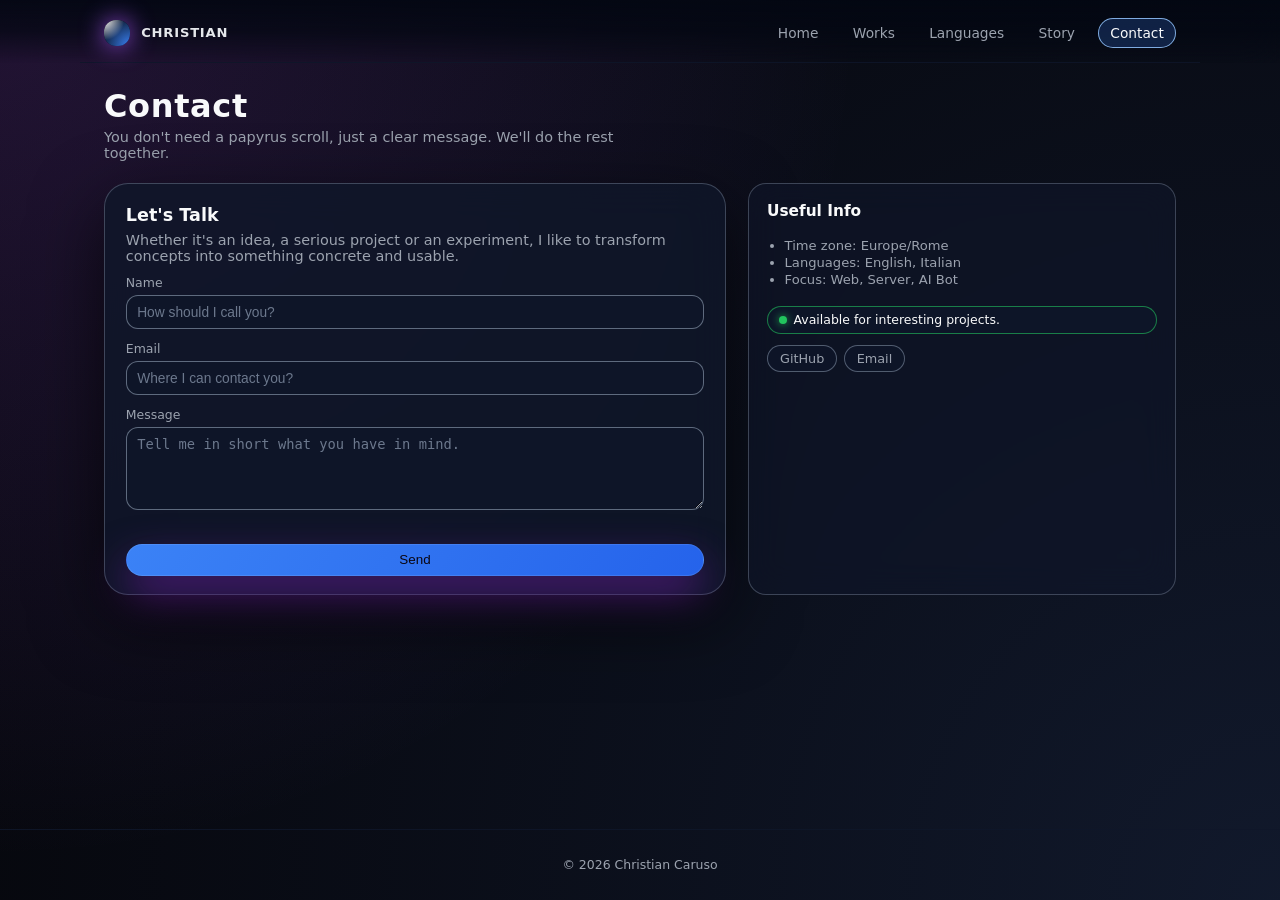
<file: contact.html>
<!DOCTYPE html>
<html lang="it">
<head>
    <!-- Google tag (gtag.js) -->
  <script async src="https://www.googletagmanager.com/gtag/js?id=G-LF4QFMS767"></script>
  <script>
    window.dataLayer = window.dataLayer || [];
    function gtag(){dataLayer.push(arguments);}
    gtag('js', new Date());
  
    gtag('config', 'G-LF4QFMS767');
  </script>
  <meta charset="UTF-8" />
  <title>Christian - Contact</title>
  <meta name="viewport" content="width=device-width, initial-scale=1" />
  <link rel="stylesheet" href="styles.css" />
  <script src="script.js" defer></script>
</head>
<body>
  <div class="app-shell">
    <header class="nav-shell">
      <nav class="nav">
        <div class="nav-left">
          <a href="index.html" class="logo">
            <span class="logo-mark"></span>
            <span class="logo-text">Christian</span>
          </a>
        </div>
        <button class="nav-toggle" aria-label="Toggle menu">
          <span></span><span></span>
        </button>
        <div class="nav-links">
          <a href="index.html" class="nav-link">Home</a>
          <a href="works.html" class="nav-link">Works</a>
          <a href="language.html" class="nav-link">Languages</a>
          <a href="story.html" class="nav-link">Story</a>
          <a href="contact.html" class="nav-link nav-cta active">Contact</a>
        </div>
      </nav>
    </header>

    <main class="page">
      <section class="section fade-up">
        <div class="section-header">
          <h1 class="section-title big">Contact</h1>
          <p class="section-subtitle">
            You don't need a papyrus scroll, just a clear message. We'll do the rest together.
          </p>
        </div>

        <div class="contact-layout">
          <section class="contact-card glass">
            <h2>Let's Talk</h2>
            <p>
              Whether it's an idea, a serious project or an experiment,
              I like to transform concepts into something concrete and usable.
            </p>

            <form class="contact-form" id="contact-form" action="https://formspree.io/f/xlgpbbke" method="POST">
              <div class="form-row">
                <label for="name">Name</label>
                <input id="name" name="name" type="text" placeholder="How should I call you?" required />
              </div>

              <div class="form-row">
                <label for="email">Email</label>
                <input id="email" name="email" type="email" placeholder="Where I can contact you?" required />
              </div>

              <div class="form-row">
                <label for="message">Message</label>
                <textarea id="message" name="message" rows="4" placeholder="Tell me in short what you have in mind." required ></textarea>
              </div>

              <p id="contact-status" class="form-status"></p>

              <button type="submit" class="btn primary-btn full-width">
                Send
              </button>
            </form>
          </section>

          <aside class="contact-side glass-soft">
            <h3>Useful Info</h3>
            <ul class="mini-list">
              <li>Time zone: Europe/Rome</li>
              <li>Languages: English, Italian</li>
              <li>Focus: Web, Server, AI Bot</li>
            </ul>

            <div class="status-pill">
              <span class="status-dot"></span>
              <span class="status-text">Available for interesting projects.</span>
            </div>

            <div class="contact-links">
              <a href="https://github.com/caruvip" class="contact-link">GitHub</a>
              <a href="mailto:christian.caruso.07@protonmail.com" class="contact-link">Email</a>
            </div>
          </aside>
        </div>
      </section>
    </main>

    <footer class="footer">
      <p>© <span id="year"></span> Christian Caruso </p>
    </footer>
  </div>
</body>
</html>
</file>
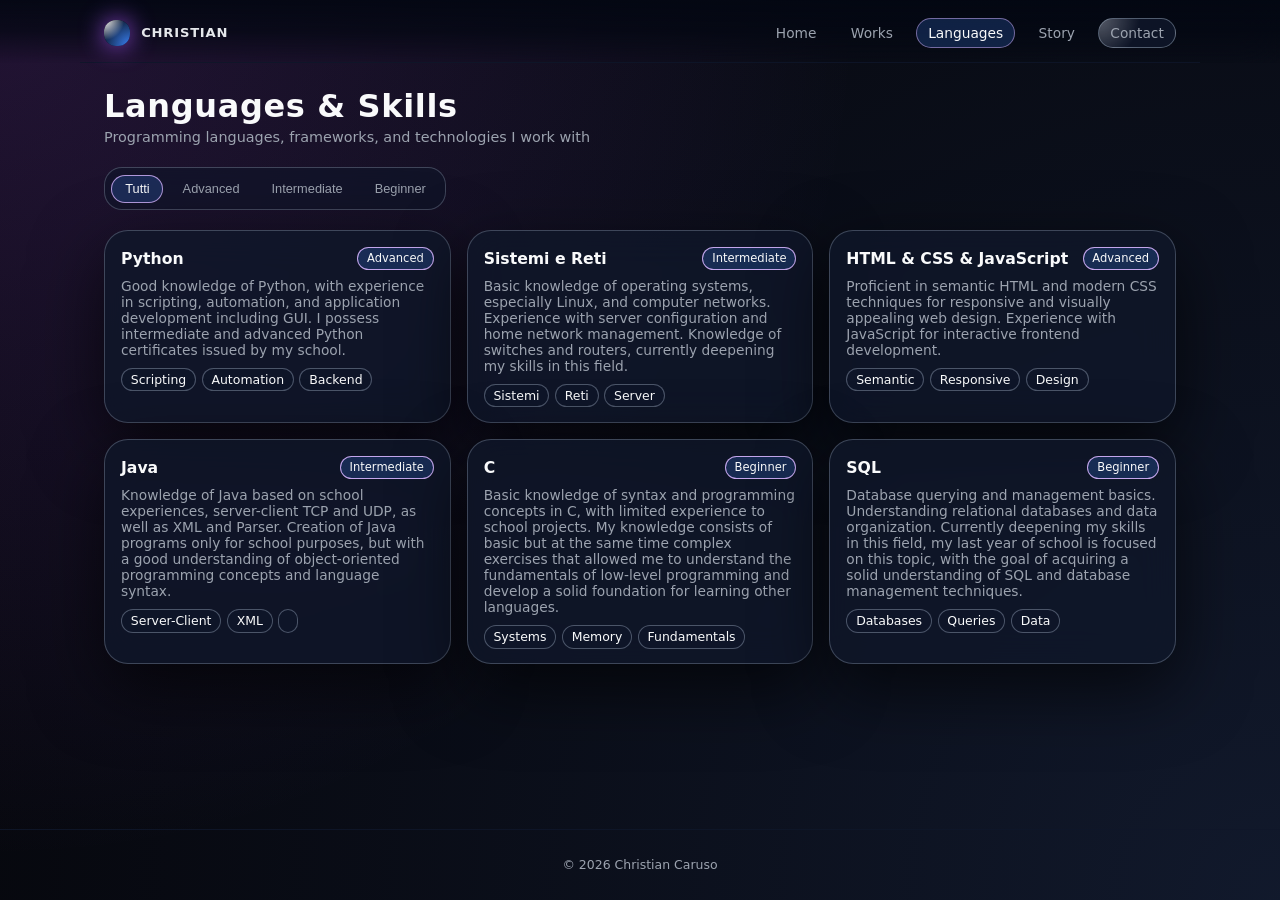
<file: language.html>
<!DOCTYPE html>
<html lang="it">
<head>
  <!-- Google tag (gtag.js) -->
  <script async src="https://www.googletagmanager.com/gtag/js?id=G-LF4QFMS767"></script>
  <script>
  window.dataLayer = window.dataLayer || [];
  function gtag(){dataLayer.push(arguments);}
  gtag('js', new Date());
  
  gtag('config', 'G-LF4QFMS767');
  </script>
  <meta charset="UTF-8" />
  <title>Christian - Languages</title>
  <meta name="viewport" content="width=device-width, initial-scale=1" />
  <link rel="stylesheet" href="styles.css" />
  <script src="script.js" defer></script>
</head>
<body>
  <div class="app-shell">
  <header class="nav-shell">
    <nav class="nav">
    <div class="nav-left">
      <a href="index.html" class="logo">
      <span class="logo-mark"></span>
      <span class="logo-text">Christian</span>
      </a>
    </div>
    <button class="nav-toggle" aria-label="Toggle menu">
      <span></span><span></span>
    </button>
    <div class="nav-links">
      <a href="index.html" class="nav-link">Home</a>
      <a href="works.html" class="nav-link">Works</a>
      <a href="language.html" class="nav-link active">Languages</a>
      <a href="story.html" class="nav-link">Story</a>
      <a href="contact.html" class="nav-link nav-cta">Contact</a>
    </div>
    </nav>
  </header>

  <main class="page">
    <section class="section fade-up">
    <div class="section-header">
      <h1 class="section-title big">Languages & Skills</h1>
      <p class="section-subtitle">
      Programming languages, frameworks, and technologies I work with
      </p>
    </div>

    <!-- FILTERS -->
    <div class="filter-row glass-soft">
      <button class="filter-chip active" data-filter="all">Tutti</button>
      <button class="filter-chip" data-filter="advanced">Advanced</button>
      <button class="filter-chip" data-filter="intermediate">Intermediate</button>
      <button class="filter-chip" data-filter="beginner">Beginner</button>
    </div>

    <!-- LANGUAGES GRID -->
    <div class="works-grid">
      <!-- Python -->
      <article class="work-card glass fade-up delay-1" data-type="advanced">
      <div class="work-header">
        <h3>Python</h3>
        <span class="pill tiny accent">Advanced</span>
      </div>
      <p class="work-text">
        Good knowledge of Python, with experience in scripting, automation, and application development including GUI.
        I possess intermediate and advanced Python certificates issued by my school.
      </p>
      <div class="tag-row">
        <span class="tag">Scripting</span>
        <span class="tag">Automation</span>
        <span class="tag">Backend</span>
      </div>
      </article>

      <!-- Sistemi e reti -->
      <article class="work-card glass fade-up delay-2" data-type="intermediate">
      <div class="work-header">
        <h3>Sistemi e Reti</h3>
        <span class="pill tiny accent">Intermediate</span>
      </div>
      <p class="work-text">
        Basic knowledge of operating systems, especially Linux, and computer networks.
        Experience with server configuration and home network management.
        Knowledge of switches and routers, currently deepening my skills in this field.
      </p>
      <div class="tag-row">
        <span class="tag">Sistemi</span>
        <span class="tag">Reti</span>
        <span class="tag">Server</span>
      </div>
      </article>

      <!-- HTML/CSS -->
      <article class="work-card glass fade-up delay-3" data-type="advanced">
      <div class="work-header">
        <h3>HTML & CSS & JavaScript</h3>
        <span class="pill tiny accent">Advanced</span>
      </div>
      <p class="work-text">
        Proficient in semantic HTML and modern CSS techniques for responsive and visually appealing web design.
        Experience with JavaScript for interactive frontend development. 
      </p>
      <div class="tag-row">
        <span class="tag">Semantic</span>
        <span class="tag">Responsive</span>
        <span class="tag">Design</span>
      </div>
      </article>

      <!-- Java -->
      <article class="work-card glass fade-up delay-4" data-type="intermediate">
      <div class="work-header">
        <h3>Java</h3>
        <span class="pill tiny accent">Intermediate</span>
      </div>
      <p class="work-text">
        Knowledge of Java based on school experiences, server-client TCP and UDP, as well as XML and Parser.
        Creation of Java programs only for school purposes, but with a good understanding of object-oriented programming concepts and language syntax.
      </p>
      <div class="tag-row">
        <span class="tag">Server-Client</span>
        <span class="tag">XML</span>
        <span class="tag"></span>
      </div>
      </article>

      <!-- C -->
      <article class="work-card glass fade-up delay-5" data-type="beginner">
      <div class="work-header">
        <h3>C</h3>
        <span class="pill tiny accent">Beginner</span>
      </div>
      <p class="work-text">
        Basic knowledge of syntax and programming concepts in C, with limited experience to school projects.
        My knowledge consists of basic but at the same time complex exercises that allowed me to understand the fundamentals of low-level programming and develop a solid foundation for learning other languages.
      </p>
      <div class="tag-row">
        <span class="tag">Systems</span>
        <span class="tag">Memory</span>
        <span class="tag">Fundamentals</span>
      </div>
      </article>

      <!-- SQL -->
      <article class="work-card glass fade-up delay-6" data-type="beginner">
      <div class="work-header">
        <h3>SQL</h3>
        <span class="pill tiny accent">Beginner</span>
      </div>
      <p class="work-text">
        Database querying and management basics. Understanding relational databases and data organization.
        Currently deepening my skills in this field, my last year of school is focused on this topic, with the goal of acquiring a solid understanding of SQL and database management techniques.
      </p>
      <div class="tag-row">
        <span class="tag">Databases</span>
        <span class="tag">Queries</span>
        <span class="tag">Data</span>
      </div>
      </article>
    </div>
    </section>
  </main>

  <footer class="footer">
    <p>© <span id="year"></span> Christian Caruso </p>
  </footer>
  </div>
</body>
</html>
</file>
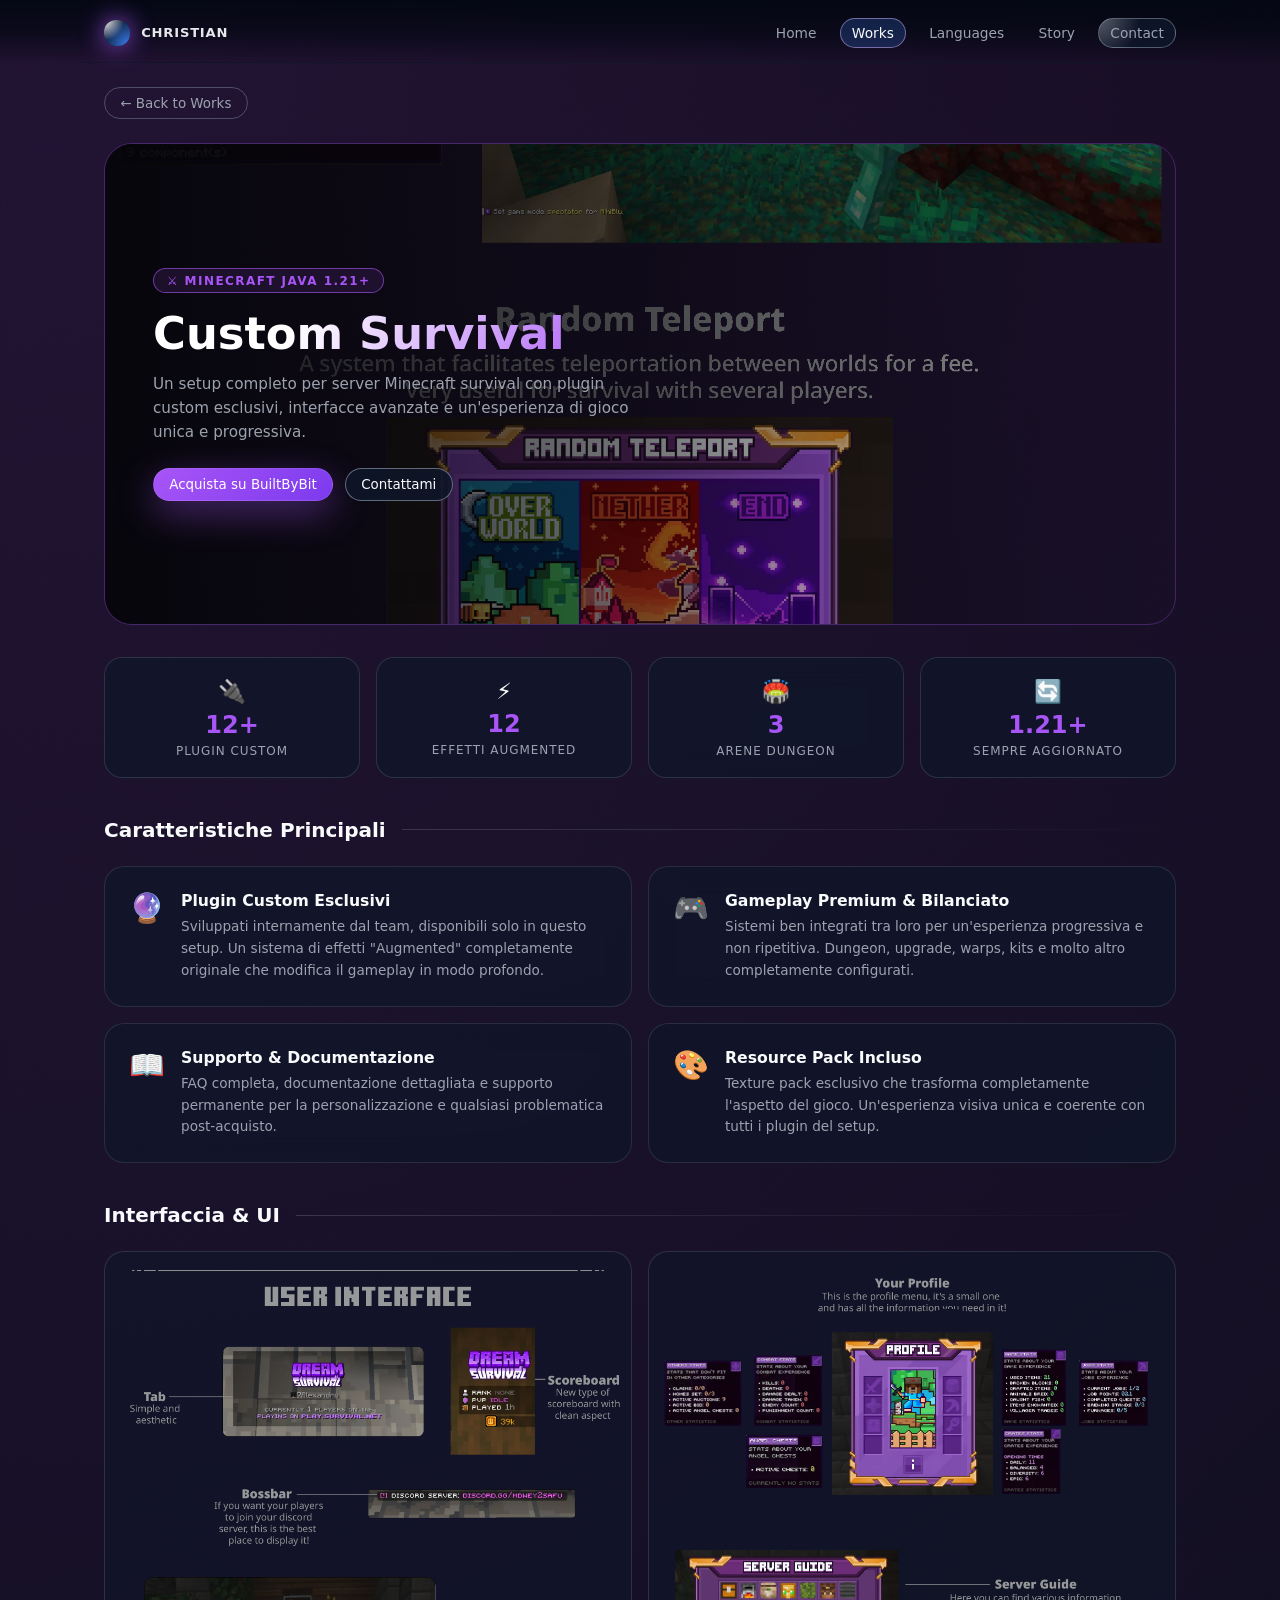
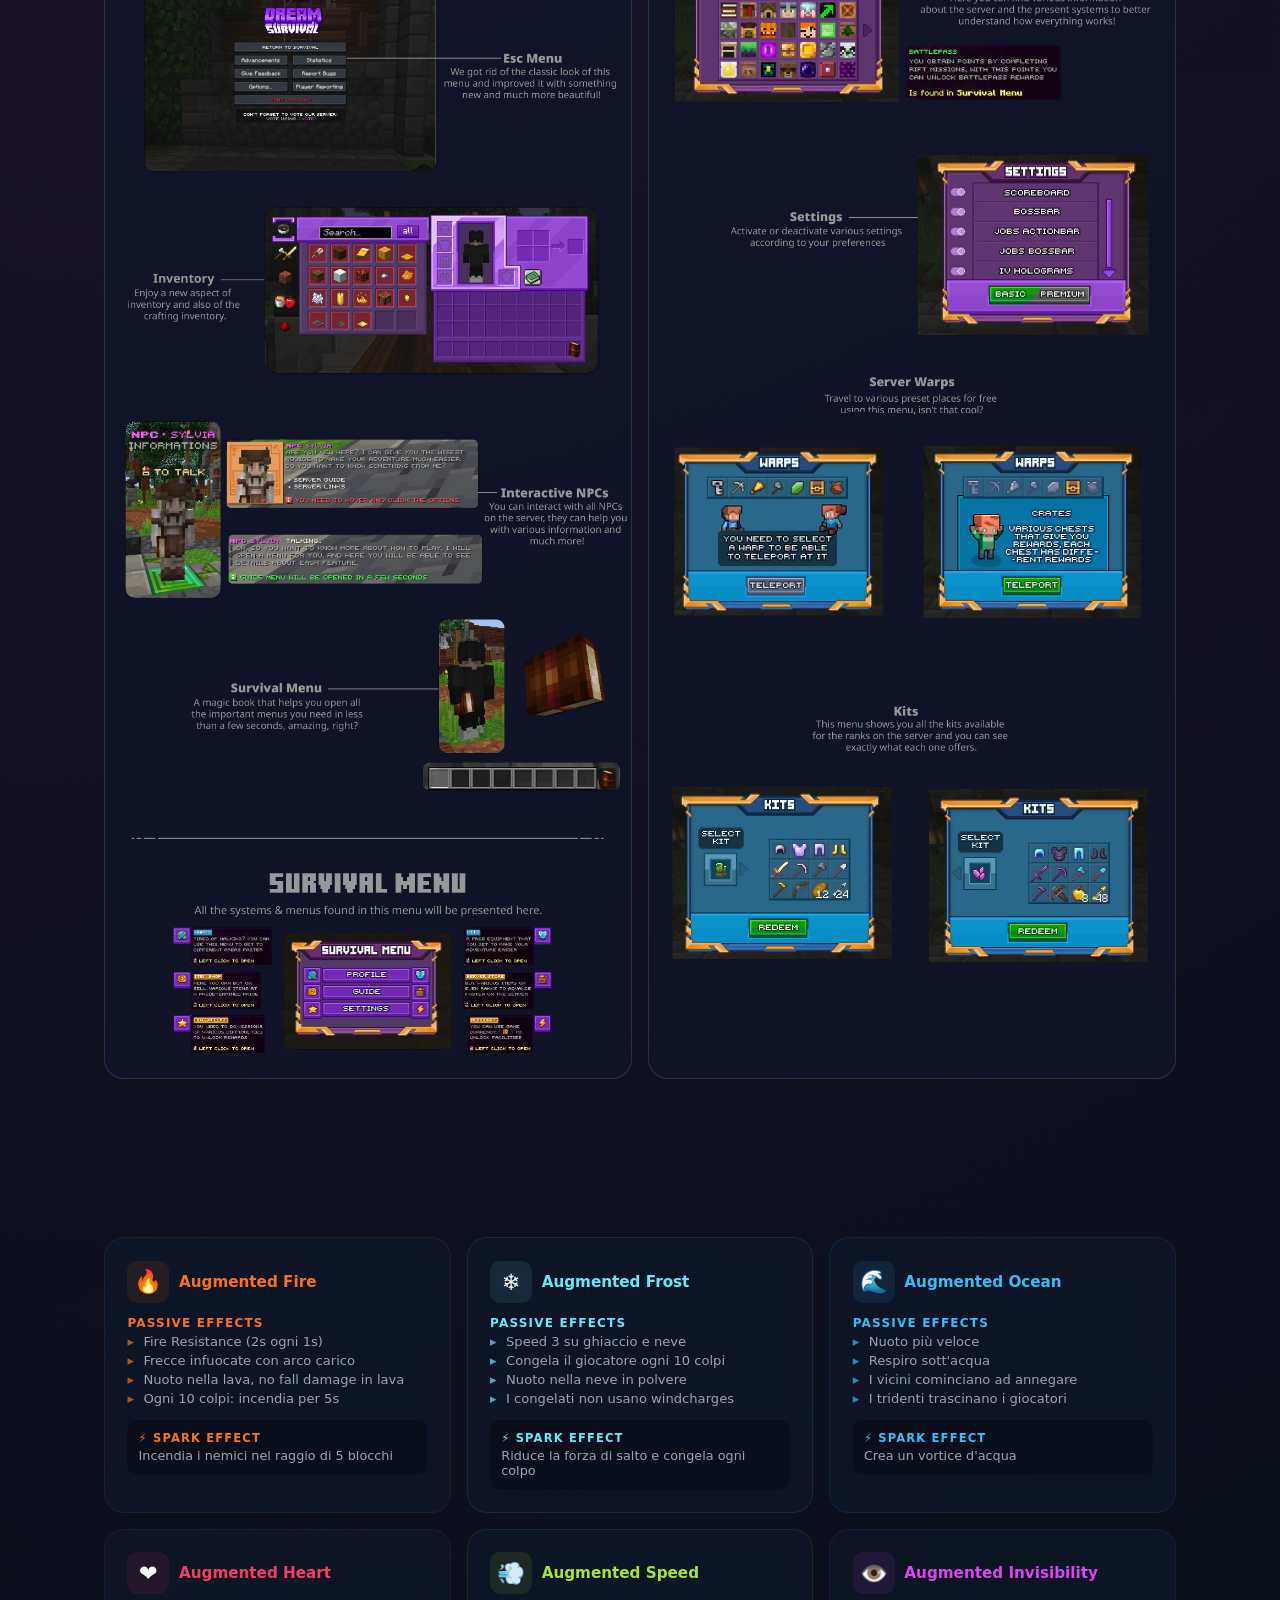
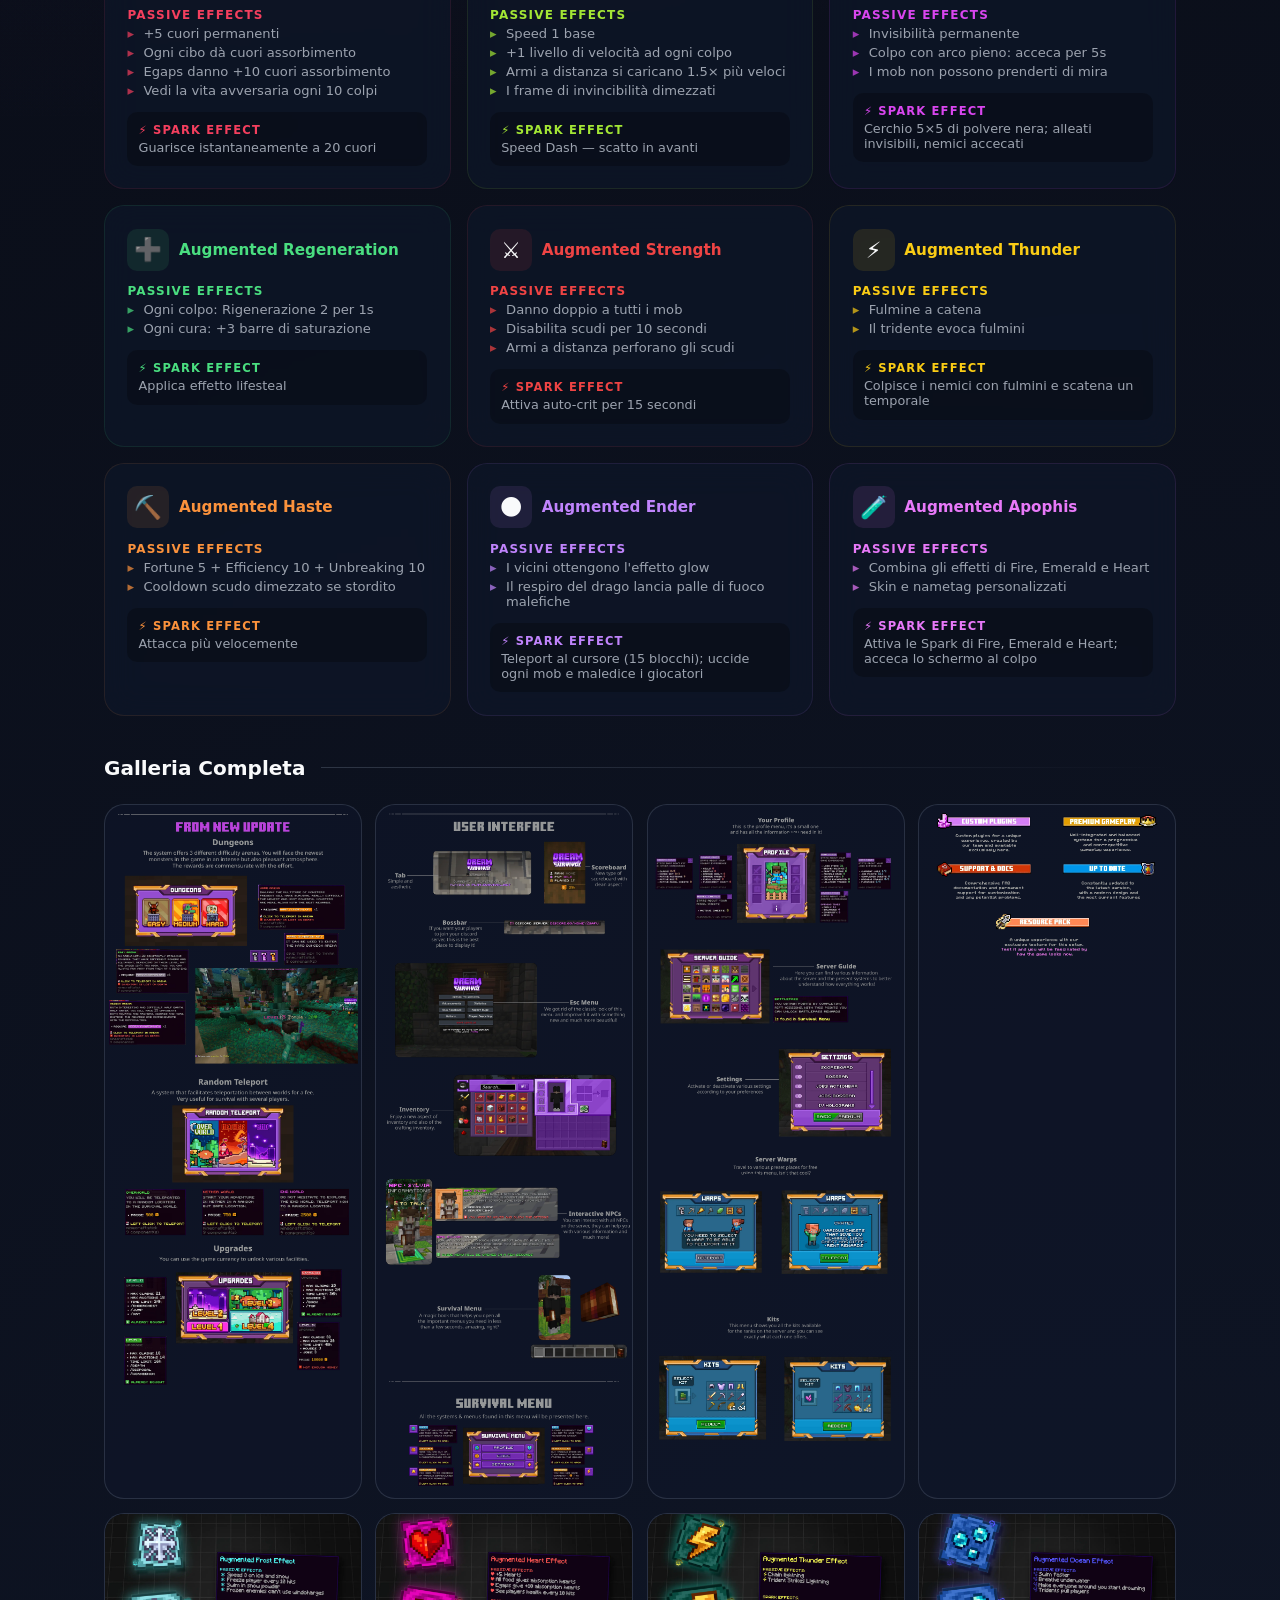
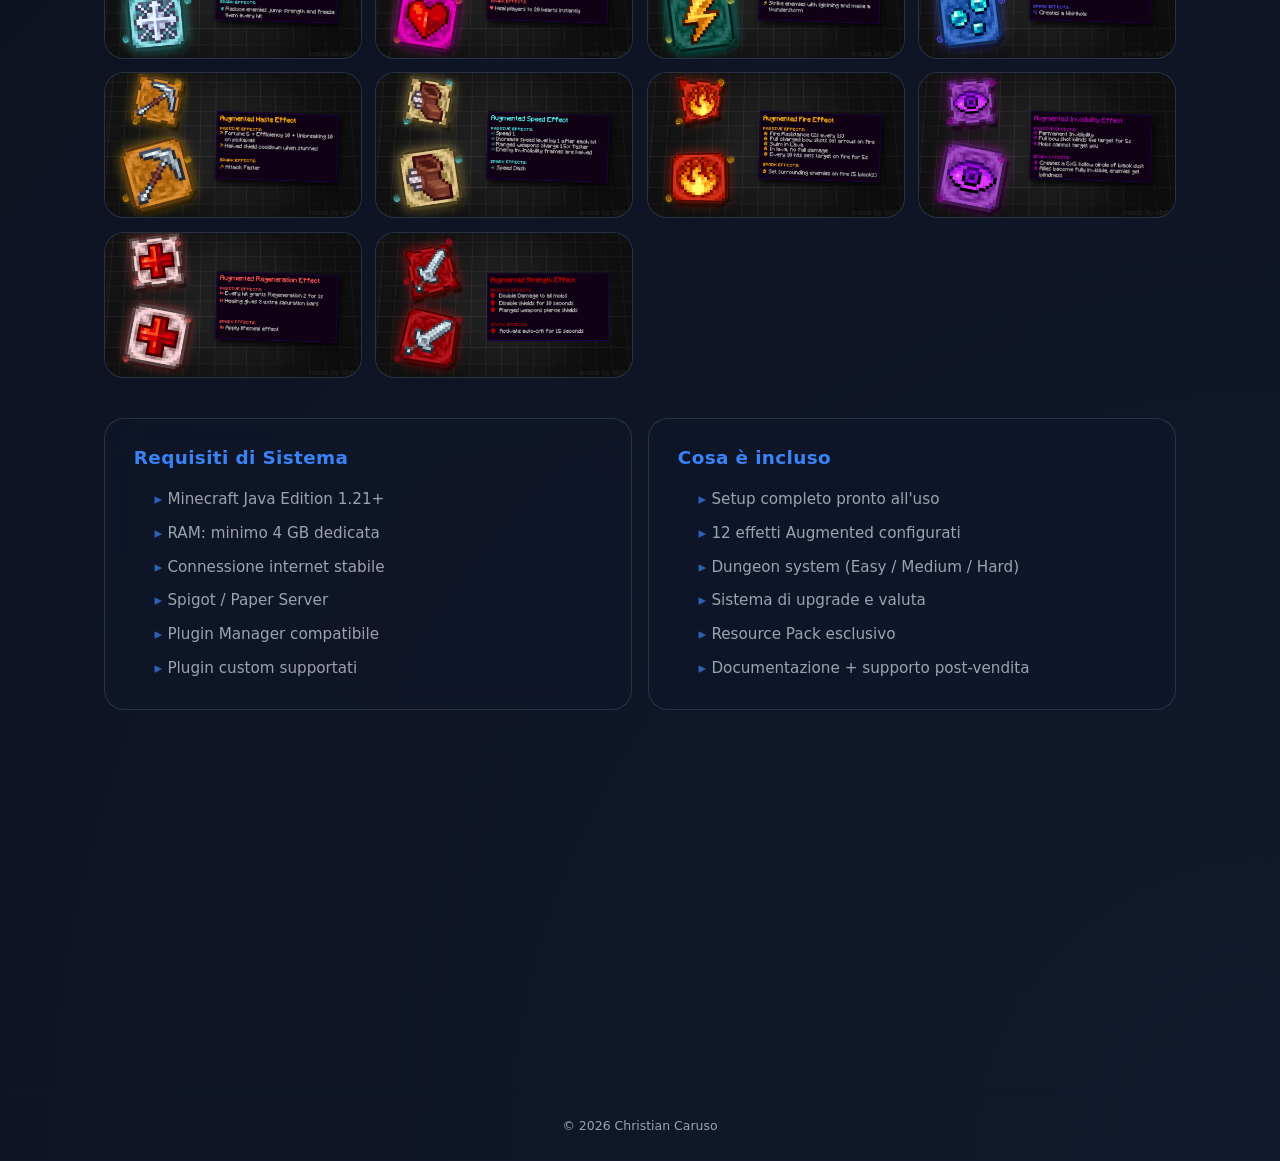
<file: minecraft.html>
<!DOCTYPE html>
<html lang="it">
<head>
  <script async src="https://www.googletagmanager.com/gtag/js?id=G-LF4QFMS767"></script>
  <script>
    window.dataLayer = window.dataLayer || [];
    function gtag(){dataLayer.push(arguments);}
    gtag('js', new Date());
    gtag('config', 'G-LF4QFMS767');
  </script>
  <meta charset="UTF-8" />
  <title>Minecraft Server Setup</title>
  <meta name="viewport" content="width=device-width, initial-scale=1" />
  <link rel="stylesheet" href="styles.css" />
  <style>
    /* ─── PAGE-SPECIFIC EXTRAS ─── */
    :root {
      --mc-purple: #a855f7;
      --mc-purple-soft: rgba(168, 85, 247, 0.18);
      --mc-gold: #f59e0b;
      --mc-gold-soft: rgba(245, 158, 11, 0.15);
      --mc-green: #22c55e;
    }

    /* HERO BANNER */
    .mc-hero {
      position: relative;
      border-radius: 28px;
      overflow: hidden;
      margin-bottom: 2rem;
      border: 1px solid rgba(168, 85, 247, 0.3);
    }

    .mc-hero img {
      width: 100%;
      height: auto;
      display: block;
      max-height: 480px;
      object-fit: cover;
    }

    .mc-hero-overlay {
      position: absolute;
      inset: 0;
      background: linear-gradient(
        to right,
        rgba(5, 5, 9, 0.92) 0%,
        rgba(5, 5, 9, 0.55) 50%,
        transparent 100%
      );
      display: flex;
      align-items: center;
      padding: 3rem;
    }

    .mc-hero-text {
      max-width: 480px;
    }

    .mc-badge {
      display: inline-flex;
      align-items: center;
      gap: 0.4rem;
      padding: 0.3rem 0.8rem;
      border-radius: 999px;
      border: 1px solid rgba(168, 85, 247, 0.6);
      background: rgba(168, 85, 247, 0.12);
      font-size: 0.75rem;
      color: var(--mc-purple);
      letter-spacing: 0.12em;
      text-transform: uppercase;
      font-weight: 600;
      margin-bottom: 1rem;
    }

    .mc-hero-title {
      font-size: 2.8rem;
      font-weight: 800;
      line-height: 1.1;
      margin: 0 0 0.8rem;
      background: linear-gradient(120deg, #ffffff 30%, var(--mc-purple));
      -webkit-background-clip: text;
      color: transparent;
    }

    .mc-hero-sub {
      font-size: 0.95rem;
      color: var(--text-muted);
      margin: 0 0 1.5rem;
      line-height: 1.6;
    }

    .mc-hero-actions {
      display: flex;
      gap: 0.75rem;
      flex-wrap: wrap;
    }

    /* STATS ROW */
    .stats-row {
      display: grid;
      grid-template-columns: repeat(4, 1fr);
      gap: 1rem;
      margin-bottom: 2.5rem;
    }

    .stat-card {
      padding: 1.2rem 1rem;
      border-radius: 18px;
      background: rgba(15, 23, 42, 0.7);
      border: 1px solid rgba(148, 163, 184, 0.2);
      text-align: center;
      display: flex;
      flex-direction: column;
      gap: 0.3rem;
      backdrop-filter: blur(16px);
      transition: transform 240ms ease, border-color 240ms ease;
    }

    .stat-card:hover {
      transform: translateY(-3px);
      border-color: rgba(168, 85, 247, 0.4);
    }

    .stat-icon {
      font-size: 1.4rem;
      margin-bottom: 0.1rem;
    }

    .stat-value {
      font-size: 1.5rem;
      font-weight: 700;
      color: var(--mc-purple);
    }

    .stat-label {
      font-size: 0.75rem;
      color: var(--text-muted);
      text-transform: uppercase;
      letter-spacing: 0.08em;
    }

    /* SECTION DIVIDER */
    .section-divider {
      display: flex;
      align-items: center;
      gap: 1rem;
      margin: 2.5rem 0 1.5rem;
    }

    .section-divider h2 {
      margin: 0;
      font-size: 1.25rem;
      font-weight: 700;
      white-space: nowrap;
      color: var(--text);
    }

    .divider-line {
      flex: 1;
      height: 1px;
      background: linear-gradient(to right, rgba(148, 163, 184, 0.25), transparent);
    }

    /* ENCHANTMENT CARDS (effects grid) */
    .enchant-grid {
      display: grid;
      grid-template-columns: repeat(3, 1fr);
      gap: 1rem;
    }

    .enchant-card {
      padding: 1.4rem;
      border-radius: 20px;
      background: rgba(15, 23, 42, 0.65);
      border: 1px solid rgba(148, 163, 184, 0.18);
      backdrop-filter: blur(16px);
      display: flex;
      flex-direction: column;
      gap: 0.85rem;
      transition: transform 280ms ease, box-shadow 280ms ease, border-color 280ms ease;
      cursor: default;
    }

    .enchant-card:hover {
      transform: translateY(-4px);
    }

    .enchant-header {
      display: flex;
      align-items: center;
      gap: 0.6rem;
    }

    .enchant-icon {
      width: 42px;
      height: 42px;
      border-radius: 10px;
      overflow: hidden;
      flex-shrink: 0;
      display: flex;
      align-items: center;
      justify-content: center;
      font-size: 1.4rem;
    }

    .enchant-name {
      font-size: 0.95rem;
      font-weight: 700;
      margin: 0;
    }

    .enchant-passive {
      font-size: 0.75rem;
      text-transform: uppercase;
      letter-spacing: 0.1em;
      font-weight: 600;
      margin: 0 0 0.25rem;
    }

    .enchant-effects {
      list-style: none;
      margin: 0;
      padding: 0;
      display: flex;
      flex-direction: column;
      gap: 0.25rem;
    }

    .enchant-effects li {
      font-size: 0.82rem;
      color: var(--text-muted);
      padding-left: 1rem;
      position: relative;
    }

    .enchant-effects li::before {
      content: "▸";
      position: absolute;
      left: 0;
      opacity: 0.7;
    }

    .enchant-spark {
      padding: 0.7rem;
      border-radius: 10px;
      background: rgba(0, 0, 0, 0.25);
      font-size: 0.8rem;
      color: var(--text-muted);
    }

    .enchant-spark strong {
      font-size: 0.72rem;
      text-transform: uppercase;
      letter-spacing: 0.1em;
      display: block;
      margin-bottom: 0.2rem;
    }

    /* Color themes per effect */
    .eff-fire  { --ec: #f97316; --ec-soft: rgba(249,115,22,0.1); }
    .eff-frost { --ec: #67e8f9; --ec-soft: rgba(103,232,249,0.1); }
    .eff-ocean { --ec: #38bdf8; --ec-soft: rgba(56,189,248,0.1); }
    .eff-heart { --ec: #f43f5e; --ec-soft: rgba(244,63,94,0.1); }
    .eff-speed { --ec: #a3e635; --ec-soft: rgba(163,230,53,0.1); }
    .eff-invis { --ec: #d946ef; --ec-soft: rgba(217,70,239,0.1); }
    .eff-regen { --ec: #4ade80; --ec-soft: rgba(74,222,128,0.1); }
    .eff-str   { --ec: #ef4444; --ec-soft: rgba(239,68,68,0.1); }
    .eff-thunder { --ec: #facc15; --ec-soft: rgba(250,204,21,0.1); }
    .eff-haste { --ec: #fb923c; --ec-soft: rgba(251,146,60,0.1); }
    .eff-ender { --ec: #c084fc; --ec-soft: rgba(192,132,252,0.1); }
    .eff-apo   { --ec: #e879f9; --ec-soft: rgba(232,121,249,0.1); }

    .enchant-card {
      border-color: var(--ec-soft, rgba(148,163,184,0.18));
    }

    .enchant-card:hover {
      box-shadow: 0 16px 40px var(--ec-soft, rgba(0,0,0,0.3));
      border-color: var(--ec, rgba(148,163,184,0.4));
    }

    .enchant-name { color: var(--ec, var(--text)); }
    .enchant-passive { color: var(--ec, var(--text-muted)); }
    .enchant-effects li::before { color: var(--ec, var(--accent)); }
    .enchant-icon { background: var(--ec-soft, rgba(148,163,184,0.08)); }
    .enchant-spark strong { color: var(--ec, var(--accent)); }

    /* FEATURES 2-COL */
    .features-grid {
      display: grid;
      grid-template-columns: repeat(2, 1fr);
      gap: 1rem;
    }

    .feature-card {
      padding: 1.5rem;
      border-radius: 20px;
      background: rgba(15, 23, 42, 0.65);
      border: 1px solid rgba(148, 163, 184, 0.18);
      backdrop-filter: blur(14px);
      display: flex;
      gap: 1rem;
      align-items: flex-start;
      transition: transform 260ms ease, border-color 260ms ease;
    }

    .feature-card:hover {
      transform: translateY(-3px);
      border-color: rgba(168, 85, 247, 0.35);
    }

    .feature-icon {
      font-size: 1.8rem;
      flex-shrink: 0;
    }

    .feature-body h4 {
      margin: 0 0 0.4rem;
      font-size: 0.98rem;
      font-weight: 700;
      color: var(--text);
    }

    .feature-body p {
      margin: 0;
      font-size: 0.85rem;
      color: var(--text-muted);
      line-height: 1.6;
    }

    /* GALLERY GRID */
    .gallery-grid-full {
      display: grid;
      grid-template-columns: repeat(4, 1fr);
      gap: 0.85rem;
    }

    /* PURCHASE BOX */
    .purchase-box {
      border-radius: 24px;
      background: linear-gradient(135deg, rgba(168, 85, 247, 0.12) 0%, rgba(15, 23, 42, 0.85) 60%);
      border: 1px solid rgba(168, 85, 247, 0.4);
      padding: 2.5rem;
      display: grid;
      grid-template-columns: 1fr auto;
      gap: 2rem;
      align-items: center;
      backdrop-filter: blur(20px);
      box-shadow: 0 0 60px rgba(168, 85, 247, 0.08);
    }

    .purchase-title {
      font-size: 1.6rem;
      font-weight: 800;
      margin: 0 0 0.5rem;
      background: linear-gradient(120deg, #fff, var(--mc-purple));
      -webkit-background-clip: text;
      color: transparent;
    }

    .purchase-desc {
      font-size: 0.9rem;
      color: var(--text-muted);
      margin: 0 0 1.2rem;
      line-height: 1.6;
    }

    .purchase-includes {
      display: flex;
      flex-wrap: wrap;
      gap: 0.5rem;
    }

    .include-chip {
      display: inline-flex;
      align-items: center;
      gap: 0.35rem;
      padding: 0.3rem 0.7rem;
      border-radius: 999px;
      border: 1px solid rgba(168, 85, 247, 0.4);
      background: rgba(168, 85, 247, 0.08);
      font-size: 0.78rem;
      color: #c4b5fd;
    }

    .include-chip::before {
      content: "✓";
      color: var(--mc-green);
      font-weight: 700;
    }

    .purchase-cta {
      display: flex;
      flex-direction: column;
      align-items: center;
      gap: 0.75rem;
      min-width: 200px;
    }

    .price-display {
      text-align: center;
    }

    .price-display .price-label {
      display: block;
      font-size: 0.75rem;
      text-transform: uppercase;
      letter-spacing: 0.1em;
      color: var(--text-muted);
      margin-bottom: 0.2rem;
    }

    .price-display .price-value {
      font-size: 2rem;
      font-weight: 800;
      color: var(--mc-purple);
    }

    .purchase-cta .btn {
      width: 100%;
      font-size: 1rem;
      padding: 0.9rem 1.5rem;
      font-weight: 700;
    }

    .purchase-cta .btn.primary-btn {
      background: linear-gradient(135deg, var(--mc-purple), #7c3aed);
      color: #fff;
      box-shadow: 0 12px 36px rgba(168, 85, 247, 0.4);
      border-color: rgba(255, 255, 255, 0.1);
    }

    .purchase-cta .btn.primary-btn:hover {
      box-shadow: 0 16px 44px rgba(168, 85, 247, 0.55);
    }

    /* PREVIEW IMAGES SECTION */
    .preview-two {
      display: grid;
      grid-template-columns: repeat(2, 1fr);
      gap: 1rem;
    }

    /* REQUIREMENTS + AVAILABILITY SPLIT */
    .req-avail {
      display: grid;
      grid-template-columns: 1fr 1fr;
      gap: 1rem;
      margin-bottom: 2.5rem;
    }

    @media (max-width: 900px) {
      .stats-row { grid-template-columns: repeat(2, 1fr); }
      .enchant-grid { grid-template-columns: repeat(2, 1fr); }
      .purchase-box { grid-template-columns: 1fr; }
      .purchase-cta { width: 100%; }
      .mc-hero-title { font-size: 2rem; }
    }

    @media (max-width: 640px) {
      .enchant-grid { grid-template-columns: 1fr; }
      .features-grid { grid-template-columns: 1fr; }
      .gallery-grid-full { grid-template-columns: repeat(2, 1fr); }
      .req-avail { grid-template-columns: 1fr; }
      .preview-two { grid-template-columns: 1fr; }
      .mc-hero-overlay { padding: 1.5rem; }
      .mc-hero-title { font-size: 1.6rem; }
      .mc-hero-sub { display: none; }
      .stats-row { grid-template-columns: repeat(2, 1fr); }
    }
  </style>
  <script src="script.js" defer></script>
</head>
<body>
  <div class="app-shell">
    <!-- NAV -->
    <header class="nav-shell">
      <nav class="nav">
        <div class="nav-left">
          <a href="index.html" class="logo">
            <span class="logo-mark"></span>
            <span class="logo-text">Christian</span>
          </a>
        </div>
        <button class="nav-toggle" aria-label="Toggle menu">
          <span></span><span></span>
        </button>
        <div class="nav-links">
          <a href="index.html" class="nav-link">Home</a>
          <a href="works.html" class="nav-link active">Works</a>
          <a href="language.html" class="nav-link">Languages</a>
          <a href="story.html" class="nav-link">Story</a>
          <a href="contact.html" class="nav-link nav-cta">Contact</a>
        </div>
      </nav>
    </header>

    <!-- MAIN -->
    <main class="page">
      <a href="works.html" class="btn subtle-btn" style="margin-bottom: 1.5rem; display: inline-flex;">&larr; Back to Works</a>

      <!-- HERO BANNER -->
      <div class="mc-hero fade-up">
        <img src="immagini/dream-1.webp" alt="Dream Survival — Minecraft Server" />
        <div class="mc-hero-overlay">
          <div class="mc-hero-text">
            <span class="mc-badge">⚔️ Minecraft Java 1.21+</span>
            <h1 class="mc-hero-title">Custom Survival</h1>
            <p class="mc-hero-sub">Un setup completo per server Minecraft survival con plugin custom esclusivi, interfacce avanzate e un'esperienza di gioco unica e progressiva.</p>
            <div class="mc-hero-actions">
              <a href="https://builtbybit.com/members/caruvip" class="btn primary-btn" style="background: linear-gradient(135deg, #a855f7, #7c3aed); color:#fff; border-color:rgba(255,255,255,0.1); box-shadow:0 12px 36px rgba(168,85,247,0.4);">Acquista su BuiltByBit</a>
              <a href="contact.html" class="btn ghost-btn">Contattami</a>
            </div>
          </div>
        </div>
      </div>

      <!-- STATS ROW -->
      <div class="stats-row fade-up delay-1">
        <div class="stat-card">
          <div class="stat-icon">🔌</div>
          <div class="stat-value">12+</div>
          <div class="stat-label">Plugin Custom</div>
        </div>
        <div class="stat-card">
          <div class="stat-icon">⚡</div>
          <div class="stat-value">12</div>
          <div class="stat-label">Effetti Augmented</div>
        </div>
        <div class="stat-card">
          <div class="stat-icon">🏟️</div>
          <div class="stat-value">3</div>
          <div class="stat-label">Arene Dungeon</div>
        </div>
        <div class="stat-card">
          <div class="stat-icon">🔄</div>
          <div class="stat-value">1.21+</div>
          <div class="stat-label">Sempre Aggiornato</div>
        </div>
      </div>

      <!-- FEATURES HIGHLIGHTS -->
      <div class="section-divider fade-up">
        <h2>Caratteristiche Principali</h2>
        <div class="divider-line"></div>
      </div>

      <div class="features-grid fade-up delay-1" style="margin-bottom: 2.5rem;">
        <div class="feature-card">
          <div class="feature-icon">🔮</div>
          <div class="feature-body">
            <h4>Plugin Custom Esclusivi</h4>
            <p>Sviluppati internamente dal team, disponibili solo in questo setup. Un sistema di effetti "Augmented" completamente originale che modifica il gameplay in modo profondo.</p>
          </div>
        </div>
        <div class="feature-card">
          <div class="feature-icon">🎮</div>
          <div class="feature-body">
            <h4>Gameplay Premium & Bilanciato</h4>
            <p>Sistemi ben integrati tra loro per un'esperienza progressiva e non ripetitiva. Dungeon, upgrade, warps, kits e molto altro completamente configurati.</p>
          </div>
        </div>
        <div class="feature-card">
          <div class="feature-icon">📖</div>
          <div class="feature-body">
            <h4>Supporto & Documentazione</h4>
            <p>FAQ completa, documentazione dettagliata e supporto permanente per la personalizzazione e qualsiasi problematica post-acquisto.</p>
          </div>
        </div>
        <div class="feature-card">
          <div class="feature-icon">🎨</div>
          <div class="feature-body">
            <h4>Resource Pack Incluso</h4>
            <p>Texture pack esclusivo che trasforma completamente l'aspetto del gioco. Un'esperienza visiva unica e coerente con tutti i plugin del setup.</p>
          </div>
        </div>
      </div>

      <!-- PREVIEW SCREENSHOTS -->
      <div class="section-divider fade-up">
        <h2>Interfaccia & UI</h2>
        <div class="divider-line"></div>
      </div>
      <div class="preview-two fade-up delay-1" style="margin-bottom: 2.5rem;">
        <div class="gallery-item">
          <img class="gallery-image" src="immagini/dream-2.webp" alt="UI del server" loading="lazy" />
        </div>
        <div class="gallery-item">
          <img class="gallery-image" src="immagini/dream-4.webp" alt="Interfaccia gameplay" loading="lazy" />
        </div>
      </div>

      <!-- AUGMENTED EFFECTS -->
      <div class="section-divider fade-up">
        <h2>Effetti Augmented</h2>
        <div class="divider-line"></div>
        <span class="pill accent">12 effetti unici</span>
      </div>
      <p style="font-size:0.9rem; color:var(--text-muted); margin: 0 0 1.5rem; line-height:1.6;" class="fade-up">
        Il cuore del setup. Ogni effetto Augmented conferisce abilità passive e un'abilità speciale "Spark" attivabile, trasformando completamente lo stile di gioco del giocatore.
      </p>

      <div class="enchant-grid fade-up delay-1" style="margin-bottom: 2.5rem;">

        <!-- FIRE -->
        <div class="enchant-card eff-fire">
          <div class="enchant-header">
            <div class="enchant-icon">🔥</div>
            <h3 class="enchant-name">Augmented Fire</h3>
          </div>
          <div>
            <div class="enchant-passive">Passive Effects</div>
            <ul class="enchant-effects">
              <li>Fire Resistance (2s ogni 1s)</li>
              <li>Frecce infuocate con arco carico</li>
              <li>Nuoto nella lava, no fall damage in lava</li>
              <li>Ogni 10 colpi: incendia per 5s</li>
            </ul>
          </div>
          <div class="enchant-spark">
            <strong>⚡ Spark Effect</strong>
            Incendia i nemici nel raggio di 5 blocchi
          </div>
        </div>

        <!-- FROST -->
        <div class="enchant-card eff-frost">
          <div class="enchant-header">
            <div class="enchant-icon">❄️</div>
            <h3 class="enchant-name">Augmented Frost</h3>
          </div>
          <div>
            <div class="enchant-passive">Passive Effects</div>
            <ul class="enchant-effects">
              <li>Speed 3 su ghiaccio e neve</li>
              <li>Congela il giocatore ogni 10 colpi</li>
              <li>Nuoto nella neve in polvere</li>
              <li>I congelati non usano windcharges</li>
            </ul>
          </div>
          <div class="enchant-spark">
            <strong>⚡ Spark Effect</strong>
            Riduce la forza di salto e congela ogni colpo
          </div>
        </div>

        <!-- OCEAN -->
        <div class="enchant-card eff-ocean">
          <div class="enchant-header">
            <div class="enchant-icon">🌊</div>
            <h3 class="enchant-name">Augmented Ocean</h3>
          </div>
          <div>
            <div class="enchant-passive">Passive Effects</div>
            <ul class="enchant-effects">
              <li>Nuoto più veloce</li>
              <li>Respiro sott'acqua</li>
              <li>I vicini cominciano ad annegare</li>
              <li>I tridenti trascinano i giocatori</li>
            </ul>
          </div>
          <div class="enchant-spark">
            <strong>⚡ Spark Effect</strong>
            Crea un vortice d'acqua
          </div>
        </div>

        <!-- HEART -->
        <div class="enchant-card eff-heart">
          <div class="enchant-header">
            <div class="enchant-icon">❤️</div>
            <h3 class="enchant-name">Augmented Heart</h3>
          </div>
          <div>
            <div class="enchant-passive">Passive Effects</div>
            <ul class="enchant-effects">
              <li>+5 cuori permanenti</li>
              <li>Ogni cibo dà cuori assorbimento</li>
              <li>Egaps danno +10 cuori assorbimento</li>
              <li>Vedi la vita avversaria ogni 10 colpi</li>
            </ul>
          </div>
          <div class="enchant-spark">
            <strong>⚡ Spark Effect</strong>
            Guarisce istantaneamente a 20 cuori
          </div>
        </div>

        <!-- SPEED -->
        <div class="enchant-card eff-speed">
          <div class="enchant-header">
            <div class="enchant-icon">💨</div>
            <h3 class="enchant-name">Augmented Speed</h3>
          </div>
          <div>
            <div class="enchant-passive">Passive Effects</div>
            <ul class="enchant-effects">
              <li>Speed 1 base</li>
              <li>+1 livello di velocità ad ogni colpo</li>
              <li>Armi a distanza si caricano 1.5× più veloci</li>
              <li>I frame di invincibilità dimezzati</li>
            </ul>
          </div>
          <div class="enchant-spark">
            <strong>⚡ Spark Effect</strong>
            Speed Dash — scatto in avanti
          </div>
        </div>

        <!-- INVISIBILITY -->
        <div class="enchant-card eff-invis">
          <div class="enchant-header">
            <div class="enchant-icon">👁️</div>
            <h3 class="enchant-name">Augmented Invisibility</h3>
          </div>
          <div>
            <div class="enchant-passive">Passive Effects</div>
            <ul class="enchant-effects">
              <li>Invisibilità permanente</li>
              <li>Colpo con arco pieno: acceca per 5s</li>
              <li>I mob non possono prenderti di mira</li>
            </ul>
          </div>
          <div class="enchant-spark">
            <strong>⚡ Spark Effect</strong>
            Cerchio 5×5 di polvere nera; alleati invisibili, nemici accecati
          </div>
        </div>

        <!-- REGENERATION -->
        <div class="enchant-card eff-regen">
          <div class="enchant-header">
            <div class="enchant-icon">➕</div>
            <h3 class="enchant-name">Augmented Regeneration</h3>
          </div>
          <div>
            <div class="enchant-passive">Passive Effects</div>
            <ul class="enchant-effects">
              <li>Ogni colpo: Rigenerazione 2 per 1s</li>
              <li>Ogni cura: +3 barre di saturazione</li>
            </ul>
          </div>
          <div class="enchant-spark">
            <strong>⚡ Spark Effect</strong>
            Applica effetto lifesteal
          </div>
        </div>

        <!-- STRENGTH -->
        <div class="enchant-card eff-str">
          <div class="enchant-header">
            <div class="enchant-icon">⚔️</div>
            <h3 class="enchant-name">Augmented Strength</h3>
          </div>
          <div>
            <div class="enchant-passive">Passive Effects</div>
            <ul class="enchant-effects">
              <li>Danno doppio a tutti i mob</li>
              <li>Disabilita scudi per 10 secondi</li>
              <li>Armi a distanza perforano gli scudi</li>
            </ul>
          </div>
          <div class="enchant-spark">
            <strong>⚡ Spark Effect</strong>
            Attiva auto-crit per 15 secondi
          </div>
        </div>

        <!-- THUNDER -->
        <div class="enchant-card eff-thunder">
          <div class="enchant-header">
            <div class="enchant-icon">⚡</div>
            <h3 class="enchant-name">Augmented Thunder</h3>
          </div>
          <div>
            <div class="enchant-passive">Passive Effects</div>
            <ul class="enchant-effects">
              <li>Fulmine a catena</li>
              <li>Il tridente evoca fulmini</li>
            </ul>
          </div>
          <div class="enchant-spark">
            <strong>⚡ Spark Effect</strong>
            Colpisce i nemici con fulmini e scatena un temporale
          </div>
        </div>

        <!-- HASTE -->
        <div class="enchant-card eff-haste">
          <div class="enchant-header">
            <div class="enchant-icon">⛏️</div>
            <h3 class="enchant-name">Augmented Haste</h3>
          </div>
          <div>
            <div class="enchant-passive">Passive Effects</div>
            <ul class="enchant-effects">
              <li>Fortune 5 + Efficiency 10 + Unbreaking 10</li>
              <li>Cooldown scudo dimezzato se stordito</li>
            </ul>
          </div>
          <div class="enchant-spark">
            <strong>⚡ Spark Effect</strong>
            Attacca più velocemente
          </div>
        </div>

        <!-- ENDER -->
        <div class="enchant-card eff-ender">
          <div class="enchant-header">
            <div class="enchant-icon">🌑</div>
            <h3 class="enchant-name">Augmented Ender</h3>
          </div>
          <div>
            <div class="enchant-passive">Passive Effects</div>
            <ul class="enchant-effects">
              <li>I vicini ottengono l'effetto glow</li>
              <li>Il respiro del drago lancia palle di fuoco malefiche</li>
            </ul>
          </div>
          <div class="enchant-spark">
            <strong>⚡ Spark Effect</strong>
            Teleport al cursore (15 blocchi); uccide ogni mob e maledice i giocatori
          </div>
        </div>

        <!-- APOPHIS -->
        <div class="enchant-card eff-apo">
          <div class="enchant-header">
            <div class="enchant-icon">🧪</div>
            <h3 class="enchant-name">Augmented Apophis</h3>
          </div>
          <div>
            <div class="enchant-passive">Passive Effects</div>
            <ul class="enchant-effects">
              <li>Combina gli effetti di Fire, Emerald e Heart</li>
              <li>Skin e nametag personalizzati</li>
            </ul>
          </div>
          <div class="enchant-spark">
            <strong>⚡ Spark Effect</strong>
            Attiva le Spark di Fire, Emerald e Heart; acceca lo schermo al colpo
          </div>
        </div>

      </div>

      <!-- FULL GALLERY -->
      <div class="section-divider fade-up">
        <h2>Galleria Completa</h2>
        <div class="divider-line"></div>
      </div>

      <div class="gallery-grid-full fade-up delay-1" style="margin-bottom: 2.5rem;">
        <div class="gallery-item">
          <a href="immagini/dream-1.webp" target="_blank" rel="noopener noreferrer">
            <img class="gallery-image" src="immagini/dream-1.webp" alt="Dream Survival menu" loading="lazy" />
          </a>
        </div>
        <div class="gallery-item">
          <a href="immagini/dream-2.webp" target="_blank" rel="noopener noreferrer">
            <img class="gallery-image" src="immagini/dream-2.webp" alt="Server features" loading="lazy" />
          </a>
        </div>
        <div class="gallery-item">
          <a href="immagini/dream-4.webp" target="_blank" rel="noopener noreferrer">
            <img class="gallery-image" src="immagini/dream-4.webp" alt="Gameplay showcase" loading="lazy" />
          </a>
        </div>
        <div class="gallery-item">
          <a href="immagini/dream-3.webp" target="_blank" rel="noopener noreferrer">
            <img class="gallery-image" src="immagini/dream-3.webp" alt="Custom items" loading="lazy" />
          </a>
        </div>
        <div class="gallery-item">
          <a href="immagini/443ff03065ca13345938dd3019e4e6d59c2fadc2_0.png" target="_blank" rel="noopener noreferrer">
            <img class="gallery-image" src="immagini/443ff03065ca13345938dd3019e4e6d59c2fadc2_0.png" alt="Premium plugins" loading="lazy" />
          </a>
        </div>
        <div class="gallery-item">
          <a href="immagini/53438a8052f78c1e3a0bd6b1ce5d066440f0d6de_0.png" target="_blank" rel="noopener noreferrer">
            <img class="gallery-image" src="immagini/53438a8052f78c1e3a0bd6b1ce5d066440f0d6de_0.png" alt="Support documentation" loading="lazy" />
          </a>
        </div>
        <div class="gallery-item">
          <a href="immagini/6f3181d1829d9e5fcca07725fa20b9223f0b6c19_0.png" target="_blank" rel="noopener noreferrer">
            <img class="gallery-image" src="immagini/6f3181d1829d9e5fcca07725fa20b9223f0b6c19_0.png" alt="Enchanted effects" loading="lazy" />
          </a>
        </div>
        <div class="gallery-item">
          <a href="immagini/72ab1cedc189b45675ea46c6bf4c09b385fc7b0a_0.png" target="_blank" rel="noopener noreferrer">
            <img class="gallery-image" src="immagini/72ab1cedc189b45675ea46c6bf4c09b385fc7b0a_0.png" alt="Enchanted effects" loading="lazy" />
          </a>
        </div>
        <div class="gallery-item">
          <a href="immagini/8fdf33da37da86407227730fe23b287e271bb5e3_0.png" target="_blank" rel="noopener noreferrer">
            <img class="gallery-image" src="immagini/8fdf33da37da86407227730fe23b287e271bb5e3_0.png" alt="Enchanted effects" loading="lazy" />
          </a>
        </div>
        <div class="gallery-item">
          <a href="immagini/abaaf7501999a808014d6576adceb00f9a947bad_0.png" target="_blank" rel="noopener noreferrer">
            <img class="gallery-image" src="immagini/abaaf7501999a808014d6576adceb00f9a947bad_0.png" alt="Enchanted effects" loading="lazy" />
          </a>
        </div>
        <div class="gallery-item">
          <a href="immagini/c184439f1a18b76b87124d397c91af8d87c175bd_0.png" target="_blank" rel="noopener noreferrer">
            <img class="gallery-image" src="immagini/c184439f1a18b76b87124d397c91af8d87c175bd_0.png" alt="Enchanted effects" loading="lazy" />
          </a>
        </div>
        <div class="gallery-item">
          <a href="immagini/ce40aab7cd7fbeb5da6b066feecfc1ba25eb54c6_0.png" target="_blank" rel="noopener noreferrer">
            <img class="gallery-image" src="immagini/ce40aab7cd7fbeb5da6b066feecfc1ba25eb54c6_0.png" alt="Enchanted effects" loading="lazy" />
          </a>
        </div>
        <div class="gallery-item">
          <a href="immagini/dbded7b5cee9c4d6db425716a3ed8611ce85fb32_0.png" target="_blank" rel="noopener noreferrer">
            <img class="gallery-image" src="immagini/dbded7b5cee9c4d6db425716a3ed8611ce85fb32_0.png" alt="Enchanted effects" loading="lazy" />
          </a>
        </div>
        <div class="gallery-item">
          <a href="immagini/f8d3e628a5cecbe35a06f14a704de471af057eea_0.png" target="_blank" rel="noopener noreferrer">
            <img class="gallery-image" src="immagini/f8d3e628a5cecbe35a06f14a704de471af057eea_0.png" alt="Game systems" loading="lazy" />
          </a>
        </div>
      </div>

      <!-- REQUIREMENTS & AVAILABILITY -->
      <div class="req-avail fade-up">
        <div class="info-block">
          <h3 class="info-title">Requisiti di Sistema</h3>
          <ul class="info-list">
            <li>Minecraft Java Edition 1.21+</li>
            <li>RAM: minimo 4 GB dedicata</li>
            <li>Connessione internet stabile</li>
            <li>Spigot / Paper Server</li>
            <li>Plugin Manager compatibile</li>
            <li>Plugin custom supportati</li>
          </ul>
        </div>
        <div class="info-block">
          <h3 class="info-title">Cosa è incluso</h3>
          <ul class="info-list">
            <li>Setup completo pronto all'uso</li>
            <li>12 effetti Augmented configurati</li>
            <li>Dungeon system (Easy / Medium / Hard)</li>
            <li>Sistema di upgrade e valuta</li>
            <li>Resource Pack esclusivo</li>
            <li>Documentazione + supporto post-vendita</li>
          </ul>
        </div>
      </div>

      <!-- PURCHASE CTA -->
      <div class="purchase-box fade-up" style="margin-bottom: 2rem;">
        <div>
          <h2 class="purchase-title">Pronto ad acquistare?</h2>
          <p class="purchase-desc">Disponibile su BuiltByBit, la piattaforma di riferimento per i setup Minecraft di qualità. Prezzo su richiesta — contattami per un preventivo personalizzato.</p>
          <div class="purchase-includes">
            <span class="include-chip">Plugin Custom</span>
            <span class="include-chip">Resource Pack</span>
            <span class="include-chip">Documentazione</span>
            <span class="include-chip">Supporto</span>
            <span class="include-chip">Aggiornamenti</span>
            <span class="include-chip">12 Effetti Augmented</span>
          </div>
        </div>
        <div class="purchase-cta">
          <div class="price-display">
            <span class="price-label">Prezzo</span>
            <span class="price-value">20 €</span>
          </div>
          <a href="https://builtbybit.com/members/caruvip" class="btn primary-btn">Visita BuiltByBit →</a>
          <a href="contact.html" class="btn ghost-btn">Contattami</a>
        </div>
      </div>

    </main>

    <!-- FOOTER -->
    <footer class="footer">
      <p>© <span id="year"></span> Christian Caruso</p>
    </footer>
  </div>

  <script>
    document.getElementById('year').textContent = new Date().getFullYear();

    // Fade-up observer
    const obs = new IntersectionObserver((entries) => {
      entries.forEach(e => {
        if (e.isIntersecting) { e.target.classList.add('visible'); obs.unobserve(e.target); }
      });
    }, { threshold: 0.08 });
    document.querySelectorAll('.fade-up').forEach(el => obs.observe(el));

    // Mobile nav toggle
    const toggle = document.querySelector('.nav-toggle');
    const links  = document.querySelector('.nav-links');
    if (toggle) toggle.addEventListener('click', () => links.classList.toggle('open'));
  </script>
</body>
</html>
</file>
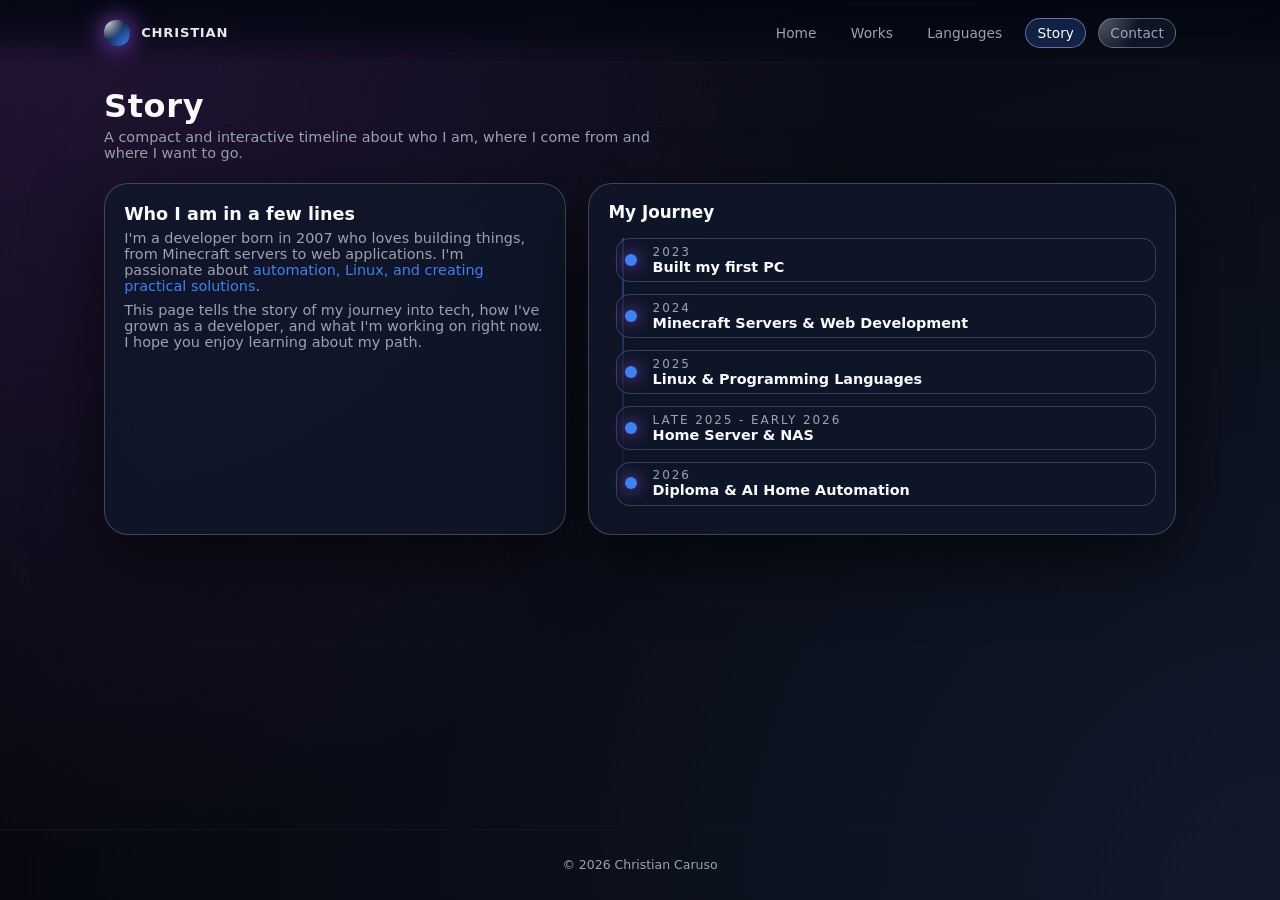
<file: story.html>
<!DOCTYPE html>
<html lang="it">
<head>
    <!-- Google tag (gtag.js) -->
  <script async src="https://www.googletagmanager.com/gtag/js?id=G-LF4QFMS767"></script>
  <script>
    window.dataLayer = window.dataLayer || [];
    function gtag(){dataLayer.push(arguments);}
    gtag('js', new Date());
  
    gtag('config', 'G-LF4QFMS767');
  </script>
  <meta charset="UTF-8" />
  <title>Christian - Story</title>
  <meta name="viewport" content="width=device-width, initial-scale=1" />
  <link rel="stylesheet" href="styles.css" />
  <script src="script.js" defer></script>
</head>
<body>
  <div class="app-shell">
    <header class="nav-shell">
      <nav class="nav">
        <div class="nav-left">
          <a href="index.html" class="logo">
            <span class="logo-mark"></span>
            <span class="logo-text">Christian</span>
          </a>
        </div>
        <button class="nav-toggle" aria-label="Toggle menu">
          <span></span><span></span>
        </button>
        <div class="nav-links">
          <a href="index.html" class="nav-link">Home</a>
          <a href="works.html" class="nav-link">Works</a>
          <a href="language.html" class="nav-link">Languages</a>
          <a href="story.html" class="nav-link active">Story</a>
          <a href="contact.html" class="nav-link nav-cta">Contact</a>
        </div>
      </nav>
    </header>

    <main class="page">
      <section class="section fade-up">
        <div class="section-header">
          <h1 class="section-title big">Story</h1>
          <p class="section-subtitle">
            A compact and interactive timeline about who I am, where I come from
            and where I want to go.
          </p>
        </div>

        <div class="story-layout">
          <div class="story-intro glass">
            <h2>Who I am in a few lines</h2>
            <p>
              I'm a developer born in 2007 who loves building things, from Minecraft servers to web applications.
              I'm passionate about <span class="highlight">automation, Linux, and creating practical solutions</span>.
            </p>
            <p>
              This page tells the story of my journey into tech, how I've grown as a developer,
              and what I'm working on right now. I hope you enjoy learning about my path.
            </p>
          </div>

          <!-- TIMELINE -->
          <section class="timeline glass">
            <div class="timeline-header">
              <h2>My Journey</h2>
            </div>

            <div class="timeline-list">
              <!-- ITEM -->
              <details class="timeline-item">
                <summary>
                  <div class="timeline-dot"></div>
                  <div class="timeline-meta">
                    <span class="timeline-year">2023</span>
                    <h3>Built my first PC</h3>
                  </div>
                </summary>
                <div class="timeline-body">
                  <p>
                    Built my first PC, which sparked my interest in hardware and software.
                    This experience led me to explore the world of technology and programming,
                    setting the foundation for my future projects and learning journey.
                  </p>
                </div>
              </details>

              <!-- ITEM -->
              <details class="timeline-item">
                <summary>
                  <div class="timeline-dot"></div>
                  <div class="timeline-meta">
                    <span class="timeline-year">2024</span>
                    <h3>Minecraft Servers & Web Development</h3>
                  </div>
                </summary>
                <div class="timeline-body">
                  <p>
                    Started developing Minecraft game servers on commission, creating custom gameplay experiences.
                    During this period, I also began learning web development to expand my skills and build
                    better digital solutions. This marked the beginning of my full-stack journey.
                  </p>
                </div>
              </details>

              <!-- ITEM -->
              <details class="timeline-item">
                <summary>
                  <div class="timeline-dot"></div>
                  <div class="timeline-meta">
                    <span class="timeline-year">2025</span>
                    <h3>Linux & Programming Languages</h3>
                  </div>
                </summary>
                <div class="timeline-body">
                  <p>
                    Discovered the world of Linux and started learning Python for scripting and automation.
                    Also began studying SQL through school, understanding databases and data management.
                    These skills opened new possibilities for backend development and system administration.
                  </p>
                </div>
              </details>

              <!-- ITEM -->
              <details class="timeline-item">
                <summary>
                  <div class="timeline-dot"></div>
                  <div class="timeline-meta">
                    <span class="timeline-year">Late 2025 - Early 2026</span>
                    <h3>Home Server & NAS</h3>
                  </div>
                </summary>
                <div class="timeline-body">
                  <p>
                    Built my own home server with NAS functionality. This project deepened my understanding of Linux,
                    networking, and system administration. It became the foundation for running my own infrastructure
                    and hosting personal projects.
                  </p>
                </div>
              </details>

              <!-- ITEM -->
              <details class="timeline-item">
                <summary>
                  <div class="timeline-dot"></div>
                  <div class="timeline-meta">
                    <span class="timeline-year">2026</span>
                    <h3>Diploma & AI Home Automation</h3>
                  </div>
                </summary>
                <div class="timeline-body">
                  <p>
                    In 2026 I will graduate with a diploma in Computer Science and Telecommunications
                    from ITIS Magistri Cumacini. At the same time, I'm developing an AI automation bot that controls
                    and automates my homeserver, using Raspberry Pi and Zeroclaw.
                  </p>
                </div>
              </details>
            </div>

          </section>
        </div>
      </section>
    </main>

    <footer class="footer">
      <p>© <span id="year"></span> Christian Caruso </p>
    </footer>
  </div>
</body>
</html>
</file>
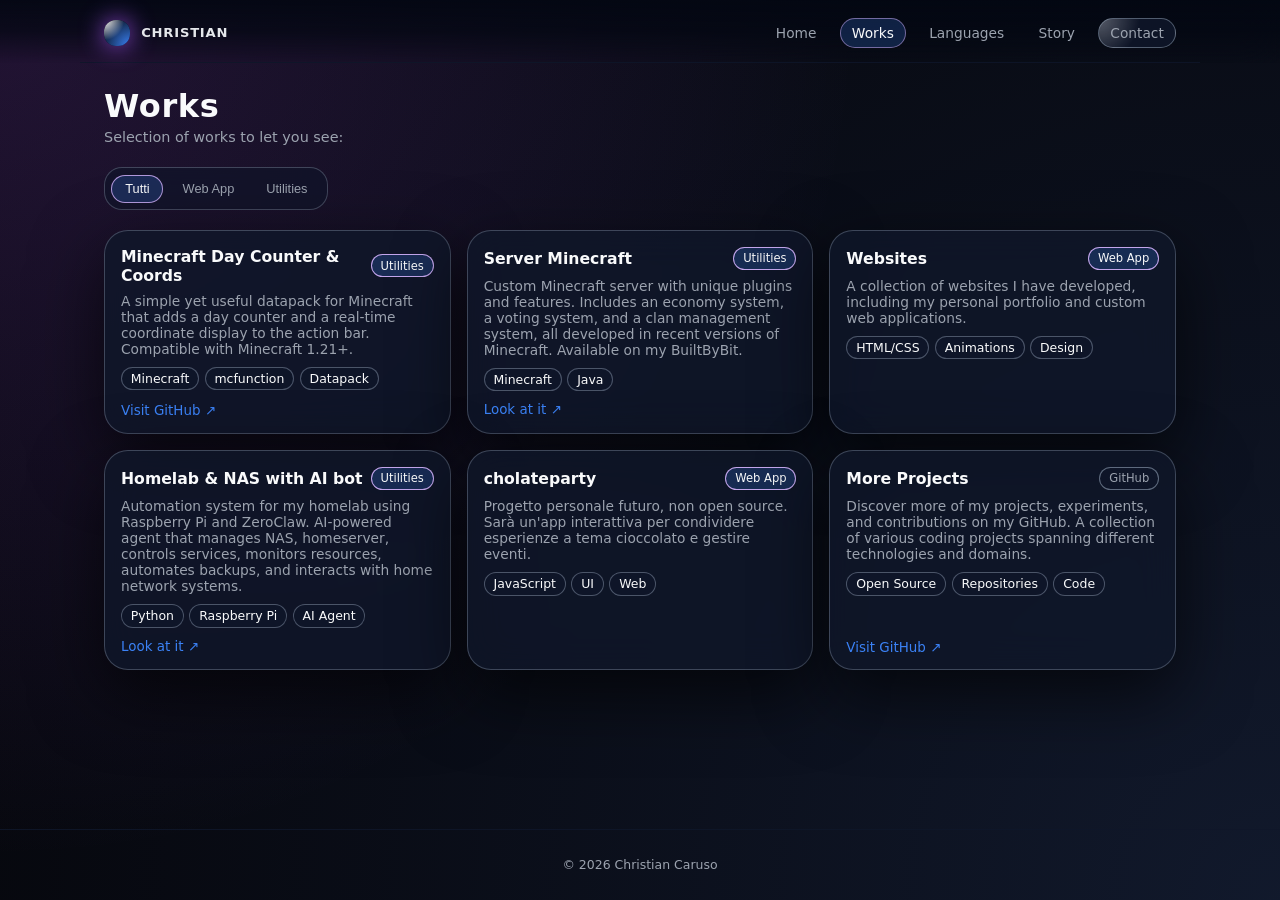
<file: works.html>
<!DOCTYPE html>
<html lang="it">
<head>
    <!-- Google tag (gtag.js) -->
  <script async src="https://www.googletagmanager.com/gtag/js?id=G-LF4QFMS767"></script>
  <script>
    window.dataLayer = window.dataLayer || [];
    function gtag(){dataLayer.push(arguments);}
    gtag('js', new Date());
  
    gtag('config', 'G-LF4QFMS767');
  </script>
  <meta charset="UTF-8" />
  <title>Christian - Works</title>
  <meta name="viewport" content="width=device-width, initial-scale=1" />
  <link rel="stylesheet" href="styles.css" />
  <script src="script.js" defer></script>
</head>
<body>
  <div class="app-shell">
    <header class="nav-shell">
      <nav class="nav">
        <div class="nav-left">
          <a href="index.html" class="logo">
            <span class="logo-mark"></span>
            <span class="logo-text">Christian</span>
          </a>
        </div>
        <button class="nav-toggle" aria-label="Toggle menu">
          <span></span><span></span>
        </button>
        <div class="nav-links">
          <a href="index.html" class="nav-link">Home</a>
          <a href="works.html" class="nav-link active">Works</a>
          <a href="language.html" class="nav-link">Languages</a>
          <a href="story.html" class="nav-link">Story</a>
          <a href="contact.html" class="nav-link nav-cta">Contact</a>
        </div>
      </nav>
    </header>

    <main class="page">
      <section class="section fade-up">
        <div class="section-header">
          <h1 class="section-title big">Works</h1>
          <p class="section-subtitle">
            Selection of works to let you see:
          </p>
        </div>

        <!-- FILTERS -->
        <div class="filter-row glass-soft">
          <button class="filter-chip active" data-filter="all">Tutti</button>
          <button class="filter-chip" data-filter="web">Web App</button>
          <button class="filter-chip" data-filter="utilities">Utilities</button>
        </div>

        <!-- WORKS GRID -->
        <div class="works-grid">
          <article class="work-card glass fade-up delay-1" data-type="utilities">
            <div class="work-header">
              <h3>Minecraft Day Counter & Coords</h3>
              <span class="pill tiny accent">Utilities</span>
            </div>
            <p class="work-text">
              A simple yet useful datapack for Minecraft that adds a day counter and a real-time coordinate display to the action bar. Compatible with Minecraft 1.21+.
            </p>
            <div class="tag-row">
              <span class="tag">Minecraft</span>
              <span class="tag">mcfunction</span>
              <span class="tag">Datapack</span>
            </div>
            <a href="https://github.com/caruvip/minecraft-daycounter-coords" style="margin-top: auto; color: var(--accent); text-decoration: none; font-size: 0.84rem; display: inline-flex; align-items: center; gap: 0.3rem;">
              Visit GitHub <span>↗</span>
            </a>
          </article>

          <article class="work-card glass fade-up delay-2" data-type="utilities">
            <div class="work-header">
              <h3>Server Minecraft</h3>
              <span class="pill tiny accent">Utilities</span>
            </div>
            <p class="work-text">
              Custom Minecraft server with unique plugins and features. Includes an economy system, a voting system, and a clan management system, all developed in recent versions of Minecraft. 
              Available on my BuiltByBit. 
            </p>
            <div class="tag-row">
              <span class="tag">Minecraft</span>
              <span class="tag">Java</span>
            </div>
            <div>
            <a href="minecraft.html" style="margin-top: auto; color: var(--accent); text-decoration: none; font-size: 0.84rem; display: inline-flex; align-items: center; gap: 0.3rem;">
              Look at it <span>↗</span>
            </a>
            </div>
          </article>

          <article class="work-card glass fade-up delay-3" data-type="web">
            <div class="work-header">
              <h3>Websites</h3>
              <span class="pill tiny accent">Web App</span>
            </div>
            <p class="work-text">
              A collection of websites I have developed, including my personal portfolio and custom web applications.
            </p>
            <div class="tag-row">
              <span class="tag">HTML/CSS</span>
              <span class="tag">Animations</span>
              <span class="tag">Design</span>
            </div>
          </article>
          <article class="work-card glass fade-up delay-5" data-type="utilities">
            <div class="work-header">
              <h3>Homelab & NAS with AI bot</h3>
              <span class="pill tiny accent">Utilities</span>
            </div>
            <p class="work-text">
              Automation system for my homelab using Raspberry Pi and ZeroClaw.
              AI-powered agent that manages NAS, homeserver, controls services, monitors resources,
              automates backups, and interacts with home network systems.
            </p>
            <div class="tag-row">
              <span class="tag">Python</span>
              <span class="tag">Raspberry Pi</span>
              <span class="tag">AI Agent</span>
            </div>
            <div>
            <a href="homeserver.html" style="margin-top: auto; color: var(--accent); text-decoration: none; font-size: 0.84rem; display: inline-flex; align-items: center; gap: 0.3rem;">
              Look at it <span>↗</span>
            </a>
            </div>
          </article>

          <article class="work-card glass fade-up delay-7" data-type="web">
            <div class="work-header">
              <h3>cholateparty</h3>
              <span class="pill tiny accent">Web App</span>
            </div>
            <p class="work-text">
              Progetto personale futuro, non open source. Sarà un'app interattiva per condividere esperienze a tema cioccolato e gestire eventi.
            </p>
            <div class="tag-row">
              <span class="tag">JavaScript</span>
              <span class="tag">UI</span>
              <span class="tag">Web</span>
            </div>
          </article>


          <article class="work-card glass fade-up delay-6" data-type="web">
            <div class="work-header">
              <h3>More Projects</h3>
              <span class="pill tiny neutral">GitHub</span>
            </div>
            <p class="work-text">
              Discover more of my projects, experiments, and contributions on my GitHub.
              A collection of various coding projects spanning different technologies and domains.
            </p>
            <div class="tag-row">
              <span class="tag">Open Source</span>
              <span class="tag">Repositories</span>
              <span class="tag">Code</span>
            </div>
            <a href="https://github.com/caruvip" style="margin-top: auto; color: var(--accent); text-decoration: none; font-size: 0.84rem; display: inline-flex; align-items: center; gap: 0.3rem;">
              Visit GitHub <span>↗</span>
            </a>
          </article>

          
        </div>
      </section>
    </main>

    <footer class="footer">
      <p>© <span id="year"></span> Christian Caruso </p>
    </footer>
  </div>
</body>
</html>
</file>
<file: styles.css>
/* RESET BASE */
*,
*::before,
*::after {
  box-sizing: border-box;
}

:root {
  --bg: #050509;
  --bg-alt: #0b0612;
  --accent: #3b82f6;
  --accent-soft: rgba(59, 130, 246, 0.22);
  --accent-strong: #2563eb;
  --text: #f9fafb;
  --text-muted: #9ca3af;
  --border-glass: rgba(148, 163, 184, 0.35);
  --card-bg: rgba(15, 23, 42, 0.8);
  --card-bg-soft: rgba(15, 23, 42, 0.6);
  --nav-bg: rgba(3, 7, 18, 0.8);
  --shadow-soft: 0 24px 70px rgba(0, 0, 0, 0.65);
  --radius-xl: 24px;
  --radius-lg: 18px;
  --radius-pill: 999px;
  --transition-fast: 180ms ease-out;
  --transition-med: 240ms ease;
}

html,
body {
  margin: 0;
  padding: 0;
  min-height: 100%;
  font-family: system-ui, -apple-system, BlinkMacSystemFont, "SF Pro Text",
    "Inter", sans-serif;
  color: var(--text);
  background:
    radial-gradient(circle at 0% 0%, rgba(168, 85, 247, 0.18), transparent 55%),
    radial-gradient(circle at 100% 100%, rgba(15, 23, 42, 0.9), var(--bg));
  -webkit-font-smoothing: antialiased;
}

body {
  display: flex;
}

/* APP SHELL */
.app-shell {
  min-height: 100vh;
  width: 100%;
  display: flex;
  flex-direction: column;
}

/* NAVBAR */
.nav-shell {
  position: sticky;
  top: 0;
  z-index: 50;
  backdrop-filter: blur(22px);
  background: linear-gradient(
    to bottom,
    rgba(3, 7, 18, 0.92),
    rgba(3, 7, 18, 0.7),
    transparent
  );
}

.nav {
  max-width: 1120px;
  margin: 0 auto;
  padding: 1.1rem 1.5rem 0.85rem;
  display: flex;
  align-items: center;
  justify-content: space-between;
  border-bottom: 1px solid rgba(15, 23, 42, 0.85);
}

.logo {
  display: flex;
  align-items: center;
  gap: 0.7rem;
  text-decoration: none;
}

.logo-mark {
  width: 26px;
  height: 26px;
  border-radius: 12px;
  background:
    radial-gradient(circle at 0% 0%, #ffffff, transparent 55%),
    radial-gradient(circle at 100% 100%, var(--accent), #000);
  box-shadow: 0 0 24px rgba(168, 85, 247, 0.9);
}

.logo-text {
  font-weight: 600;
  letter-spacing: 0.06em;
  text-transform: uppercase;
  font-size: 0.82rem;
  color: #e5e7eb;
}

.nav-links {
  display: flex;
  align-items: center;
  gap: 0.75rem;
}

.nav-link {
  position: relative;
  font-size: 0.86rem;
  padding: 0.4rem 0.7rem;
  border-radius: var(--radius-pill);
  text-decoration: none;
  color: var(--text-muted);
  transition: background var(--transition-fast), color var(--transition-fast),
    transform 120ms ease-out;
}

.nav-link:hover {
  background: rgba(148, 163, 184, 0.18);
  color: var(--text);
  transform: translateY(-1px);
}

.nav-link.active {
  background: var(--accent-soft);
  color: var(--text);
  border: 1px solid rgba(216, 180, 254, 0.5);
}

.nav-cta {
  border: 1px solid rgba(148, 163, 184, 0.5);
  background: radial-gradient(circle at 0% 0%, rgba(255, 255, 255, 0.3), transparent 50%),
    rgba(15, 23, 42, 0.9);
}

.nav-cta.active {
  border-color: rgba(147, 197, 253, 0.85);
}

/* NAV TOGGLE (MOBILE) */
.nav-toggle {
  display: none;
  flex-direction: column;
  gap: 0.22rem;
  background: transparent;
  border: none;
  padding: 0.3rem;
  cursor: pointer;
}

.nav-toggle span {
  width: 20px;
  height: 2px;
  border-radius: 999px;
  background: #e5e7eb;
}

/* PAGE LAYOUT */
.page {
  flex: 1;
  max-width: 1120px;
  width: 100%;
  margin: 0 auto;
  padding: 1.5rem 1.5rem 3rem;
}

/* SECTIONS */
.section {
  margin-bottom: 2.5rem;
}

.section-header {
  margin-bottom: 1.4rem;
}

.section-title {
  font-size: 1.3rem;
  font-weight: 550;
  letter-spacing: 0.02em;
  margin: 0 0 0.25rem;
}

.section-title.big {
  font-size: 2rem;
}

.section-subtitle {
  margin: 0;
  max-width: 560px;
  font-size: 0.9rem;
  color: var(--text-muted);
}

/* HERO */
.hero {
  margin-top: 0.6rem;
}

.hero-inner {
  display: grid;
  grid-template-columns: minmax(0, 1.6fr) minmax(0, 1.1fr);
  gap: 2rem;
  align-items: center;
  padding: 1.8rem;
}

.hero-content {
  display: flex;
  flex-direction: column;
  gap: 1.1rem;
}

.eyebrow {
  font-size: 0.78rem;
  letter-spacing: 0.16em;
  text-transform: uppercase;
  color: var(--text-muted);
  margin: 0;
}

.hero-title {
  font-size: 2.1rem;
  line-height: 1.18;
  margin: 0;
}

.hero-title span {
  background: linear-gradient(120deg, #ffffff, var(--accent));
  -webkit-background-clip: text;
  color: transparent;
}

.hero-subtitle {
  margin: 0;
  font-size: 0.92rem;
  color: var(--text-muted);
  max-width: 26rem;
}

.hero-actions {
  display: flex;
  flex-wrap: wrap;
  gap: 0.7rem;
}

.hero-meta {
  display: flex;
  flex-wrap: wrap;
  gap: 0.5rem;
  margin-top: 0.1rem;
}

.meta-chip {
  display: inline-flex;
  align-items: center;
  gap: 0.35rem;
  padding: 0.32rem 0.7rem;
  border-radius: var(--radius-pill);
  border: 1px solid rgba(148, 163, 184, 0.45);
  background: rgba(15, 23, 42, 0.7);
  font-size: 0.75rem;
  color: var(--text-muted);
}

.meta-dot {
  width: 8px;
  height: 8px;
  border-radius: 999px;
  background: #22c55e;
  box-shadow: 0 0 8px rgba(34, 197, 94, 0.8);
}

.meta-dot.blue {
  background: var(--accent);
  box-shadow: 0 0 8px rgba(59, 130, 246, 0.9);
}

/* HERO PHOTO */
.hero-photo {
  display: flex;
  flex-direction: column;
  align-items: center;
  gap: 0.8rem;
}

.photo-frame {
  width: 260px;
  height: 260px;
  border-radius: 32px;
  overflow: hidden;
  display: flex;
  align-items: center;
  justify-content: center;
}

.photo-frame img {
  width: 100%;
  height: 100%;
  object-fit: cover;
}

.page-image {
  width: 100%;
  height: auto;
  border-radius: 24px;
  display: block;
  margin: 0 auto;
}

.info-grid {
  display: grid;
  grid-template-columns: repeat(2, minmax(0, 1fr));
  gap: 1rem;
}

.info-card {
  padding: 1rem;
  border-radius: 24px;
  background: rgba(15, 23, 42, 0.75);
  border: 1px solid rgba(148, 163, 184, 0.28);
}

.info-card h3 {
  margin: 0 0 0.55rem;
  font-size: 1rem;
}

.three-column-layout {
  display: grid;
  grid-template-columns: minmax(0, 1fr) minmax(0, 1.5fr) minmax(0, 1fr);
  gap: 1.5rem;
  align-items: start;
}

.photo-caption {
  font-size: 0.78rem;
  color: var(--text-muted);
  text-align: center;
  max-width: 15rem;
}

/* OVERVIEW GRID */
.overview-grid {
  display: grid;
  grid-template-columns: repeat(3, minmax(0, 1fr));
  gap: 1rem;
}

.overview-card {
  padding: 1.1rem 1.1rem 1rem;
  display: flex;
  flex-direction: column;
  gap: 0.7rem;
}

.card-header {
  display: flex;
  align-items: center;
  justify-content: space-between;
  gap: 0.5rem;
}

.card-header h3 {
  margin: 0;
  font-size: 1rem;
}

.card-text {
  margin: 0;
  font-size: 0.88rem;
  color: var(--text-muted);
}

.mini-list {
  margin: 0.2rem 0 0.3rem;
  padding-left: 1.1rem;
  font-size: 0.82rem;
  color: var(--text-muted);
}

.mini-list li {
  margin-bottom: 0.15rem;
}

.card-link {
  margin-top: auto;
  display: inline-flex;
  align-items: center;
  gap: 0.3rem;
  font-size: 0.84rem;
  color: var(--accent);
  text-decoration: none;
}

.card-link span {
  transform: translateY(1px);
}

/* WORKS PREVIEW */
.works-preview-grid {
  display: grid;
  grid-template-columns: repeat(3, minmax(0, 1fr));
  gap: 1rem;
}

.work-card {
  padding: 1rem 1rem 0.9rem;
  display: flex;
  flex-direction: column;
  gap: 0.5rem;
}

.work-header {
  display: flex;
  align-items: center;
  justify-content: space-between;
}

.work-header h3 {
  margin: 0;
  font-size: 0.98rem;
}

.work-text {
  margin: 0;
  font-size: 0.86rem;
  color: var(--text-muted);
}

.tag-row {
  display: flex;
  flex-wrap: wrap;
  gap: 0.35rem;
  margin-top: 0.15rem;
}

.tag {
  font-size: 0.78rem;
  padding: 0.2rem 0.55rem;
  border-radius: var(--radius-pill);
  border: 1px solid rgba(148, 163, 184, 0.45);
  background: rgba(15, 23, 42, 0.8);
}

.section-footer-link {
  margin-top: 1.1rem;
}

/* WORKS PAGE GRID AND FILTERS */
.filter-row {
  display: inline-flex;
  flex-wrap: wrap;
  gap: 0.4rem;
  padding: 0.4rem;
  border-radius: var(--radius-pill);
  margin-bottom: 1.2rem;
}

.filter-chip {
  border: none;
  background: transparent;
  color: var(--text-muted);
  font-size: 0.8rem;
  padding: 0.35rem 0.8rem;
  border-radius: var(--radius-pill);
  cursor: pointer;
  transition: background var(--transition-fast), color var(--transition-fast),
    transform 100ms ease-out;
}

.filter-chip:hover {
  background: rgba(148, 163, 184, 0.25);
  color: var(--text);
}

.filter-chip.active {
  background: var(--accent-soft);
  color: var(--text);
  border: 1px solid rgba(216, 180, 254, 0.8);
}

.works-grid {
  display: grid;
  grid-template-columns: repeat(3, minmax(0, 1fr));
  gap: 1rem;
}

/* STORY LAYOUT AND TIMELINE */
.story-layout {
  display: grid;
  grid-template-columns: minmax(0, 1.1fr) minmax(0, 1.4fr);
  gap: 1.4rem;
}

.story-intro {
  padding: 1.2rem 1.2rem 1rem;
}

.story-intro h2 {
  margin: 0 0 0.4rem;
  font-size: 1.1rem;
}

.story-intro p {
  margin: 0 0 0.5rem;
  font-size: 0.9rem;
  color: var(--text-muted);
}

.highlight {
  color: var(--accent);
}

/* TIMELINE */
.timeline {
  padding: 1.1rem 1.2rem 1rem;
}

.timeline-header h2 {
  margin: 0 0 0.3rem;
  font-size: 1.05rem;
}

.timeline-header p {
  margin: 0;
  font-size: 0.8rem;
  color: var(--text-muted);
}

.timeline-list {
  margin-top: 1rem;
  position: relative;
  padding-left: 0.5rem;
}

.timeline-list::before {
  content: "";
  position: absolute;
  left: 14px;
  top: 0;
  bottom: 0;
  width: 2px;
  background: linear-gradient(to bottom, var(--accent), transparent);
  opacity: 0.45;
}

.timeline-item {
  position: relative;
  margin-bottom: 0.75rem;
  border-radius: 14px;
  padding: 0.35rem 0.75rem 0.4rem 2.2rem;
  background: rgba(15, 23, 42, 0.5);
  border: 1px solid rgba(148, 163, 184, 0.3);
  cursor: pointer;
}

.timeline-item[open] {
  background: linear-gradient(
    135deg,
    rgba(168, 85, 247, 0.1),
    rgba(15, 23, 42, 0.95)
  );
  border-color: rgba(216, 180, 254, 0.7);
}

.timeline-item summary {
  list-style: none;
  display: flex;
  align-items: center;
  gap: 0.7rem;
}

.timeline-item summary::-webkit-details-marker {
  display: none;
}

.timeline-dot {
  position: absolute;
  left: 8px;
  width: 12px;
  height: 12px;
  border-radius: 999px;
  background: var(--accent);
  box-shadow: 0 0 16px rgba(168, 85, 247, 0.9);
}

.timeline-meta {
  display: flex;
  flex-direction: column;
}

.timeline-year {
  font-size: 0.75rem;
  color: var(--text-muted);
  text-transform: uppercase;
  letter-spacing: 0.16em;
}

.timeline-meta h3 {
  margin: 0;
  font-size: 0.9rem;
}

.timeline-body {
  margin-top: 0.4rem;
  font-size: 0.86rem;
  color: var(--text-muted);
}

.timeline-footer {
  margin-top: 0.8rem;
  font-size: 0.78rem;
  color: var(--text-muted);
}

/* CONTACT LAYOUT */
.contact-layout {
  display: grid;
  grid-template-columns: minmax(0, 1.6fr) minmax(0, 1.1fr);
  gap: 1.4rem;
}

.contact-card {
  padding: 1.3rem 1.3rem 1.1rem;
}

.contact-card h2 {
  margin: 0 0 0.4rem;
  font-size: 1.1rem;
}

.contact-card p {
  margin: 0 0 0.7rem;
  font-size: 0.9rem;
  color: var(--text-muted);
}

.contact-form {
  display: flex;
  flex-direction: column;
  gap: 0.7rem;
}

.form-row {
  display: flex;
  flex-direction: column;
  gap: 0.32rem;
}

.form-row label {
  font-size: 0.78rem;
  color: var(--text-muted);
}

input,
textarea {
  border-radius: 12px;
  border: 1px solid rgba(148, 163, 184, 0.6);
  background: rgba(15, 23, 42, 0.9);
  color: var(--text);
  padding: 0.55rem 0.65rem;
  font-size: 0.86rem;
  outline: none;
  transition: border var(--transition-fast), box-shadow var(--transition-fast),
    background var(--transition-fast);
}

input::placeholder,
textarea::placeholder {
  color: rgba(148, 163, 184, 0.7);
}

input:focus,
textarea:focus {
  border-color: rgba(216, 180, 254, 0.9);
  box-shadow: 0 0 0 1px rgba(168, 85, 247, 0.6);
  background: rgba(15, 23, 42, 0.97);
}

textarea {
  resize: vertical;
}

/* CONTACT SIDE */
.contact-side {
  padding: 1.1rem 1.1rem 1rem;
  display: flex;
  flex-direction: column;
  gap: 0.7rem;
}

.contact-side h3 {
  margin: 0 0 0.2rem;
  font-size: 0.96rem;
}

.status-pill {
  display: inline-flex;
  align-items: center;
  gap: 0.4rem;
  padding: 0.35rem 0.7rem;
  border-radius: var(--radius-pill);
  background: rgba(15, 23, 42, 0.9);
  border: 1px solid rgba(34, 197, 94, 0.6);
  font-size: 0.78rem;
}

.status-dot {
  width: 8px;
  height: 8px;
  border-radius: 999px;
  background: #22c55e;
  box-shadow: 0 0 8px rgba(34, 197, 94, 0.9);
}

.contact-links {
  display: flex;
  flex-wrap: wrap;
  gap: 0.4rem;
}

.contact-link {
  font-size: 0.8rem;
  padding: 0.3rem 0.75rem;
  border-radius: var(--radius-pill);
  border: 1px solid rgba(148, 163, 184, 0.5);
  text-decoration: none;
  color: var(--text-muted);
  background: rgba(15, 23, 42, 0.85);
  transition: background var(--transition-fast), color var(--transition-fast),
    transform 120ms ease-out;
}

.contact-link:hover {
  background: var(--accent-soft);
  color: var(--text);
  transform: translateY(-1px);
}

/* BUTTONS */
.btn {
  display: inline-flex;
  align-items: center;
  justify-content: center;
  gap: 0.35rem;
  padding: 0.48rem 0.95rem;
  border-radius: var(--radius-pill);
  border: 1px solid transparent;
  font-size: 0.84rem;
  cursor: pointer;
  text-decoration: none;
  transition: background var(--transition-med), border var(--transition-med),
    transform 120ms ease-out, box-shadow var(--transition-med);
}

.primary-btn {
  background: linear-gradient(120deg, var(--accent), var(--accent-strong));
  color: #0b0612;
  border-color: rgba(250, 250, 250, 0.1);
  box-shadow: 0 18px 40px rgba(88, 28, 135, 0.85);
}

.primary-btn:hover {
  transform: translateY(-1px);
  box-shadow: 0 20px 48px rgba(88, 28, 135, 0.95);
}

.ghost-btn {
  background: rgba(15, 23, 42, 0.85);
  color: var(--text);
  border-color: rgba(148, 163, 184, 0.6);
}

.ghost-btn:hover {
  background: rgba(15, 23, 42, 1);
}

.subtle-btn {
  background: transparent;
  color: var(--text-muted);
  border-color: rgba(148, 163, 184, 0.4);
}

.subtle-btn:hover {
  background: rgba(148, 163, 184, 0.15);
  color: var(--text);
}

.full-width {
  width: 100%;
}

.pill {
  display: inline-flex;
  align-items: center;
  justify-content: center;
  padding: 0.25rem 0.6rem;
  border-radius: var(--radius-pill);
  font-size: 0.74rem;
  border: 1px solid rgba(148, 163, 184, 0.6);
  color: var(--text-muted);
}

.pill.accent {
  border-color: rgba(216, 180, 254, 0.9);
  background: var(--accent-soft);
  color: var(--text);
}

.pill.neutral {
  background: rgba(15, 23, 42, 0.9);
}

.pill.tiny {
  font-size: 0.72rem;
  padding: 0.22rem 0.55rem;
}

/* GLASS HELPERS */
.glass {
  border-radius: var(--radius-xl);
  background: var(--card-bg);
  border: 1px solid var(--border-glass);
  box-shadow: var(--shadow-soft);
  backdrop-filter: blur(18px);
}

.glass-soft {
  border-radius: var(--radius-lg);
  background: var(--card-bg-soft);
  border: 1px solid rgba(148, 163, 184, 0.35);
  backdrop-filter: blur(16px);
}

.glass-strong {
  border-radius: 32px;
  background:
    radial-gradient(circle at 0% 0%, rgba(255, 255, 255, 0.24), transparent 60%),
    rgba(15, 23, 42, 0.96);
  border: 1px solid rgba(248, 250, 252, 0.12);
  box-shadow: 0 25px 60px rgba(15, 23, 42, 0.95);
  backdrop-filter: blur(20px);
}

/* FOOTER */
.footer {
  border-top: 1px solid rgba(15, 23, 42, 0.9);
  padding: 0.85rem 1.5rem 1rem;
  font-size: 0.78rem;
  color: var(--text-muted);
  text-align: center;
}

/* FADE ANIMATIONS */
.fade-up {
  opacity: 0;
  transform: translateY(18px);
  transition: opacity 460ms ease-out, transform 460ms ease-out;
}

.fade-up.visible {
  opacity: 1;
  transform: translateY(0);
}

.delay-1 {
  transition-delay: 80ms;
}

.delay-2 {
  transition-delay: 160ms;
}

.delay-3 {
  transition-delay: 240ms;
}

/* GALLERY STYLES */
.gallery-container {
  display: grid;
  gap: 1.5rem;
}

.gallery-item {
  position: relative;
  overflow: hidden;
  border-radius: 20px;
  background: rgba(15, 23, 42, 0.6);
  border: 1px solid rgba(148, 163, 184, 0.2);
  transition: transform 320ms ease-out, box-shadow 320ms ease-out;
}

.gallery-item:hover {
  transform: translateY(-4px);
  box-shadow: 0 24px 50px rgba(59, 130, 246, 0.15);
}

.gallery-full-width {
  grid-column: 1 / -1;
}

.gallery-image {
  width: 100%;
  height: auto;
  display: block;
  transition: filter 320ms ease-out, transform 320ms ease-out;
}

.gallery-item:hover .gallery-image {
  filter: brightness(1.05);
  transform: scale(1.01);
}

.gallery-three-section {
  display: grid;
  grid-template-columns: minmax(0, 1fr) minmax(0, 1.5fr) minmax(0, 1fr);
  gap: 1.5rem;
  align-items: start;
}

.gallery-center {
  grid-column: 2;
  align-self: center;
}

.gallery-two-grid {
  display: grid;
  grid-template-columns: repeat(2, minmax(0, 1fr));
  gap: 1.5rem;
}

/* INFO BLOCKS */
.info-block {
  padding: 1.8rem;
  border-radius: 20px;
  background: rgba(15, 23, 42, 0.6);
  border: 1px solid rgba(148, 163, 184, 0.2);
  backdrop-filter: blur(16px);
  display: flex;
  flex-direction: column;
  gap: 1.2rem;
}

.info-title {
  margin: 0;
  font-size: 1.15rem;
  font-weight: 600;
  color: var(--accent);
  letter-spacing: 0.02em;
}

.info-list {
  margin: 0;
  padding-left: 1.3rem;
  list-style: none;
  display: flex;
  flex-direction: column;
  gap: 0.7rem;
}

.info-list li {
  font-size: 0.95rem;
  color: var(--text-muted);
  line-height: 1.5;
  position: relative;
  padding-left: 0.8rem;
}

.info-list li::before {
  content: "▸";
  position: absolute;
  left: 0;
  color: var(--accent);
  opacity: 0.7;
}

.pricing-section {
  display: flex;
  flex-direction: column;
  gap: 1rem;
}

.pricing-box {
  padding: 1.2rem;
  background: linear-gradient(135deg, rgba(59, 130, 246, 0.15), rgba(59, 130, 246, 0.05));
  border-radius: 14px;
  border-left: 3px solid var(--accent);
  display: flex;
  flex-direction: column;
  gap: 0.4rem;
}

.price-label {
  font-size: 0.8rem;
  color: var(--text-muted);
  text-transform: uppercase;
  letter-spacing: 0.06em;
  font-weight: 500;
}

.price-value {
  font-size: 1.4rem;
  font-weight: 700;
  color: var(--text);
}

.cta-buttons {
  display: flex;
  flex-direction: column;
  gap: 0.8rem;
}

.cta-buttons .btn {
  width: 100%;
  text-align: center;
  font-size: 0.95rem;
  padding: 0.85rem 1rem;
}

/* RESPONSIVE */
@media (max-width: 960px) {
  .page {
    padding-inline: 1.1rem;
  }

  .hero-inner {
    grid-template-columns: minmax(0, 1.1fr);
    padding: 1.4rem;
  }

  .hero-photo {
    order: -1;
  }

  .photo-frame {
    width: 220px;
    height: 220px;
  }

  .overview-grid,
  .works-preview-grid,
  .works-grid {
    grid-template-columns: repeat(2, minmax(0, 1fr));
  }

  .story-layout,
  .contact-layout {
    grid-template-columns: minmax(0, 1fr);
  }
}

@media (max-width: 720px) {
  .nav {
    padding-inline: 1.1rem;
  }

  .page {
    padding-inline: 1rem;
  }

  .nav-links {
    position: absolute;
    right: 1.1rem;
    top: 3.4rem;
    flex-direction: column;
    align-items: flex-start;
    padding: 0.6rem;
    border-radius: 16px;
    background: rgba(3, 7, 18, 0.96);
    border: 1px solid rgba(15, 23, 42, 0.9);
    box-shadow: 0 20px 60px rgba(0, 0, 0, 0.9);
    min-width: 9rem;
    transform-origin: top right;
    transform: scale(0.96) translateY(-6px);
    opacity: 0;
    pointer-events: none;
  }

  .nav-links.open {
    opacity: 1;
    transform: scale(1) translateY(0);
    pointer-events: auto;
  }

  .nav-link {
    width: 100%;
  }

  .nav-toggle {
    display: flex;
  }

  .hero-title {
    font-size: 1.7rem;
  }

  .overview-grid,
  .works-preview-grid,
  .works-grid,
  .info-grid {
    grid-template-columns: minmax(0, 1fr);
  }

  .gallery-three-section {
    grid-template-columns: minmax(0, 1fr) !important;
  }

  .gallery-center {
    grid-column: auto;
    align-self: auto;
  }

  .gallery-two-grid {
    grid-template-columns: minmax(0, 1fr);
  }

  .info-block {
    padding: 1.5rem;
  }
}

@media (max-width: 480px) {
  .photo-frame {
    width: 190px;
    height: 190px;
  }

  .section {
    margin-bottom: 2rem;
  }

  .section-title.big {
    font-size: 1.6rem;
  }

  .hero-inner {
    padding: 1.1rem;
  }

  .overview-card,
  .work-card,
  .contact-card,
  .contact-side,
  .timeline,
  .story-intro {
    padding-inline: 0.95rem;
  }

  /* FORM-STATUS */
  .form-status {
    min-height: 1.1rem;
    font-size: 0.78rem;
    margin: 0.1rem 0 0.4rem;
    color: var(--text-muted);
  }

  .form-status.pending {
    color: #e5e7eb;
  }

.form-status.success {
    color: #4ade80;
  }

.form-status.error {
    color: #f97373;
  }
}
</file>
